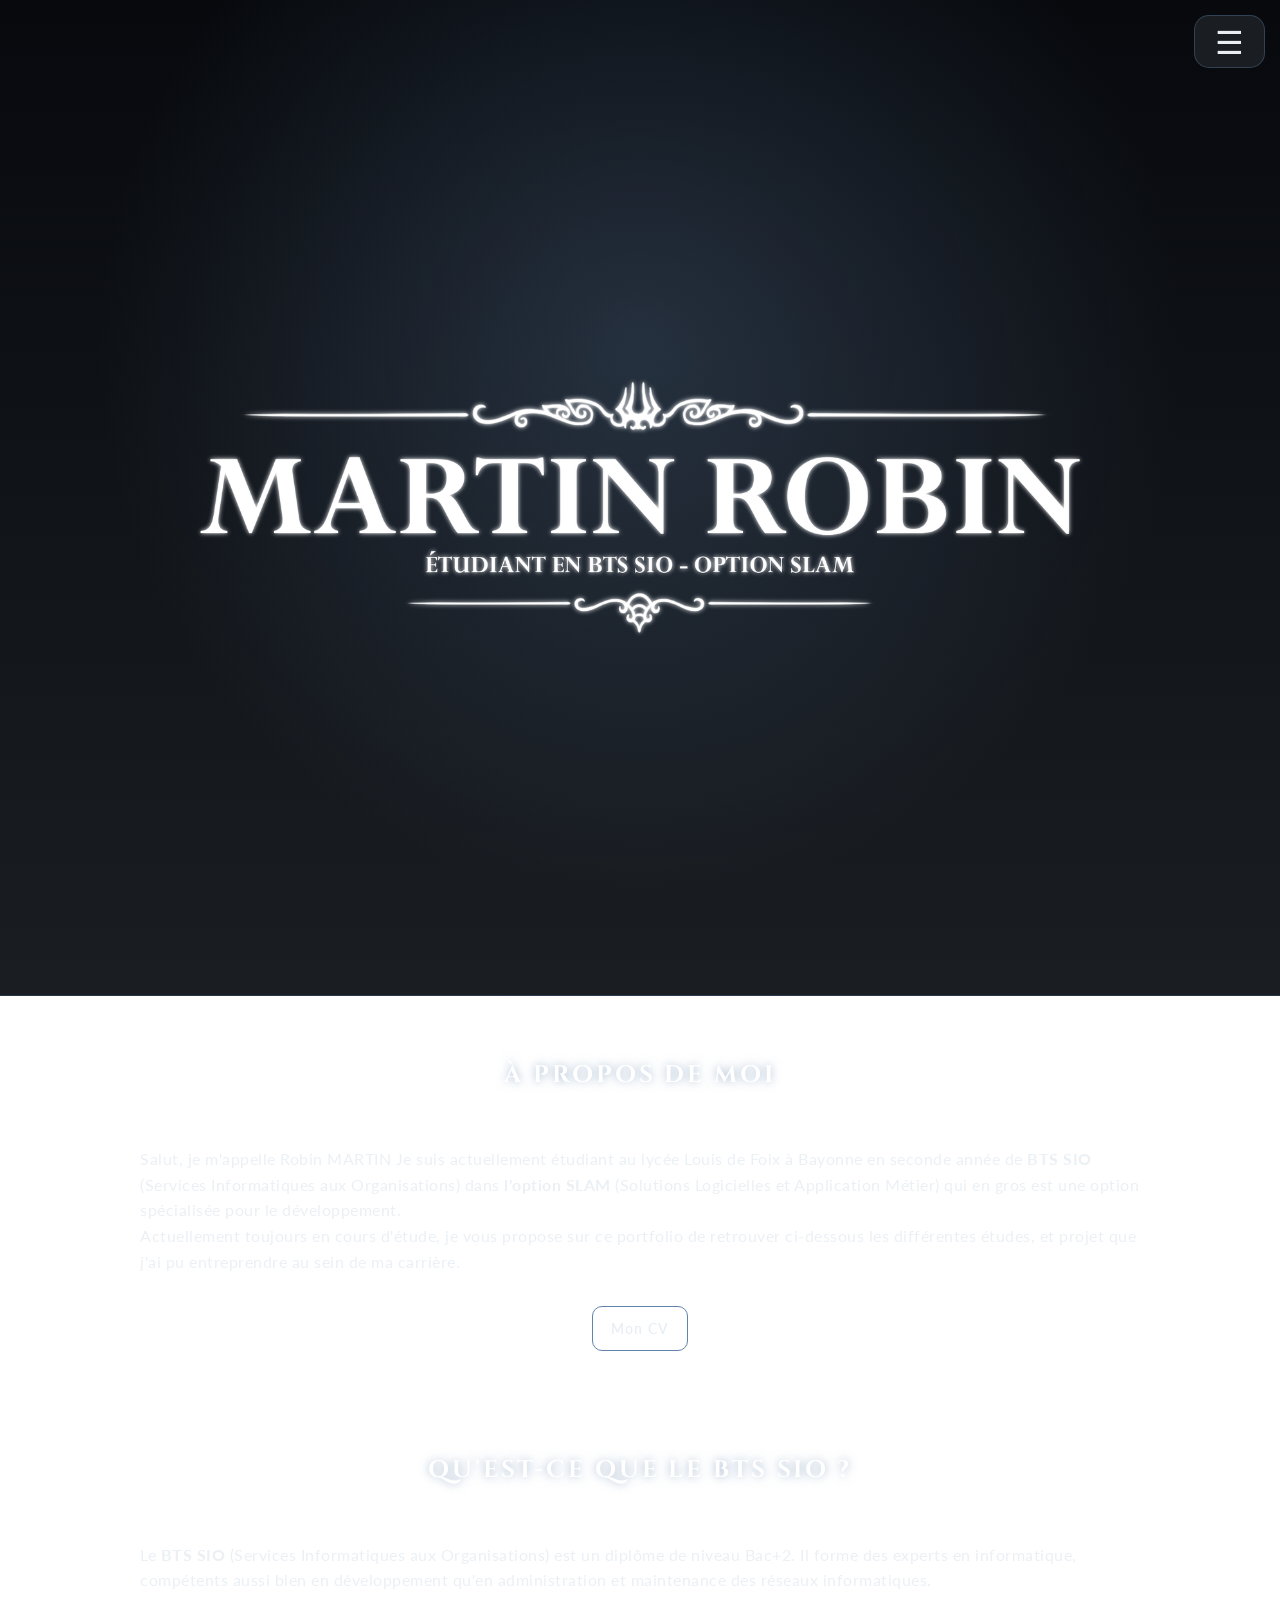
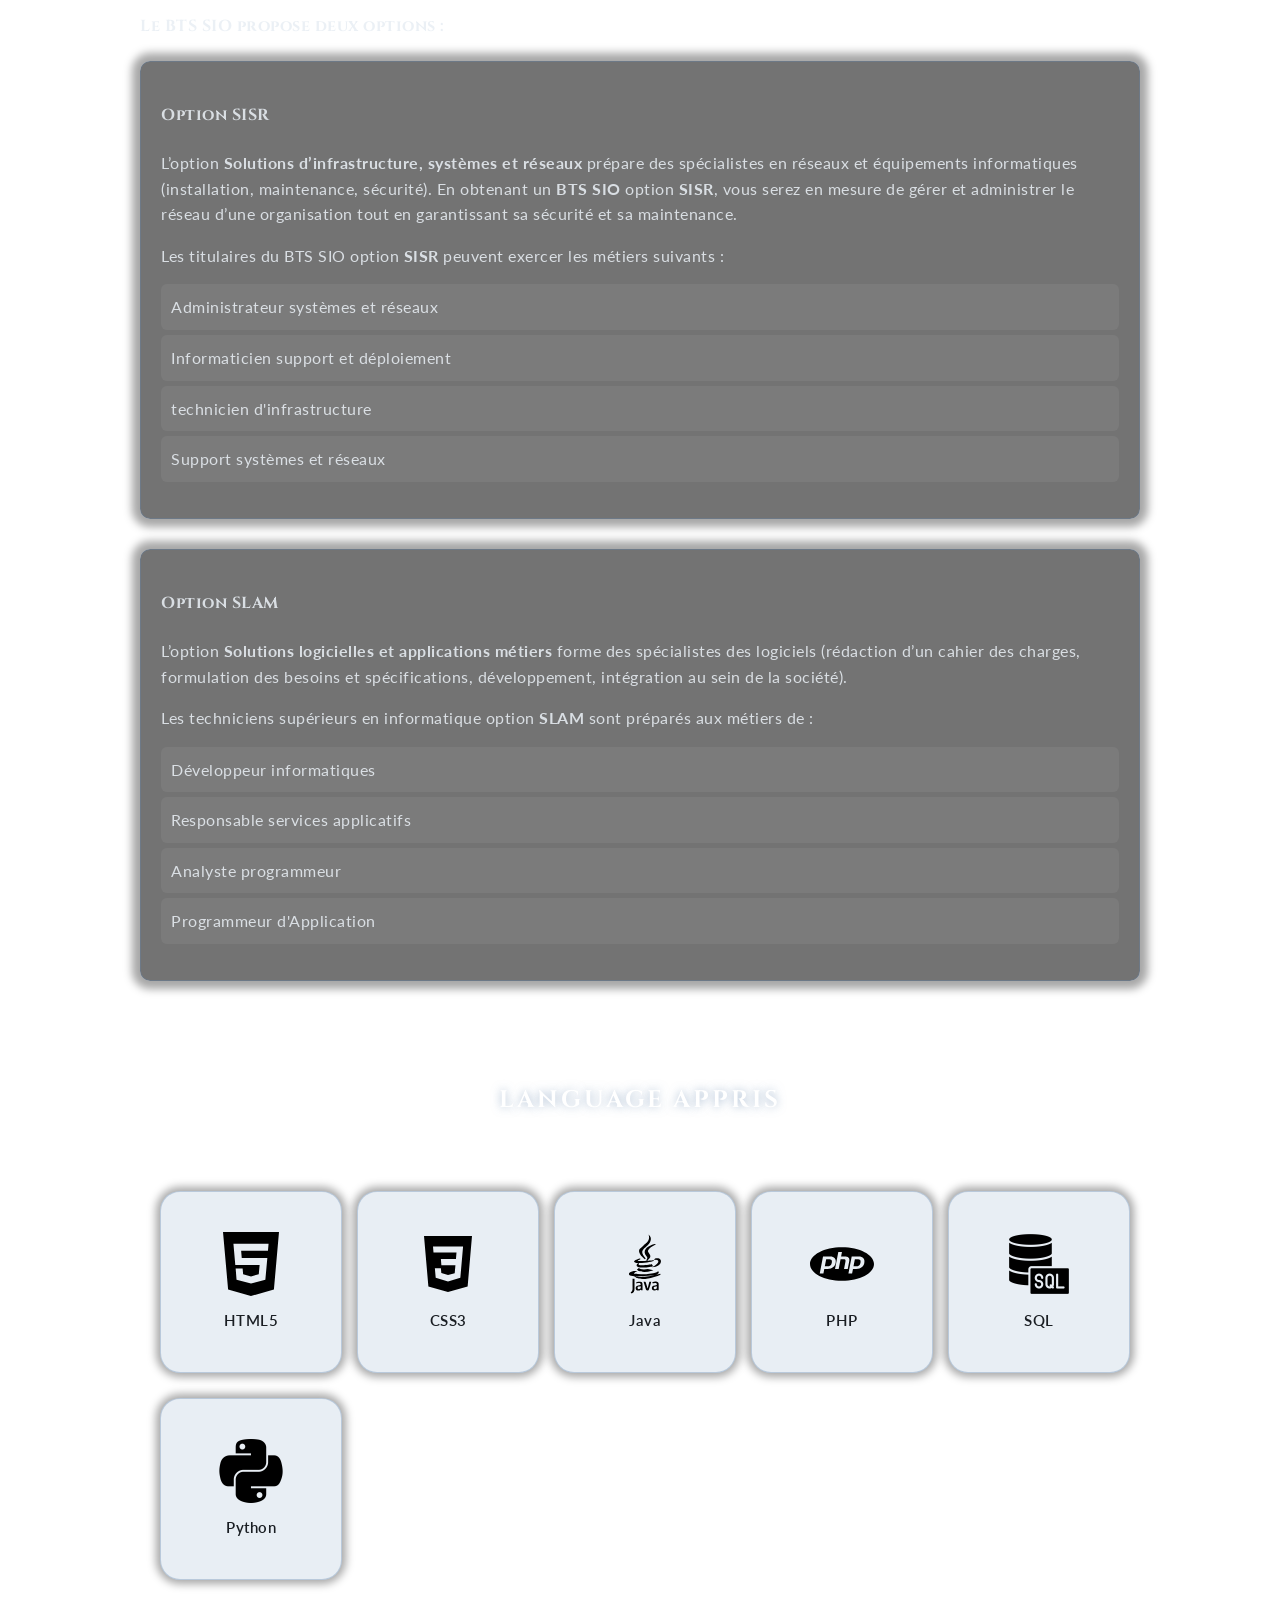
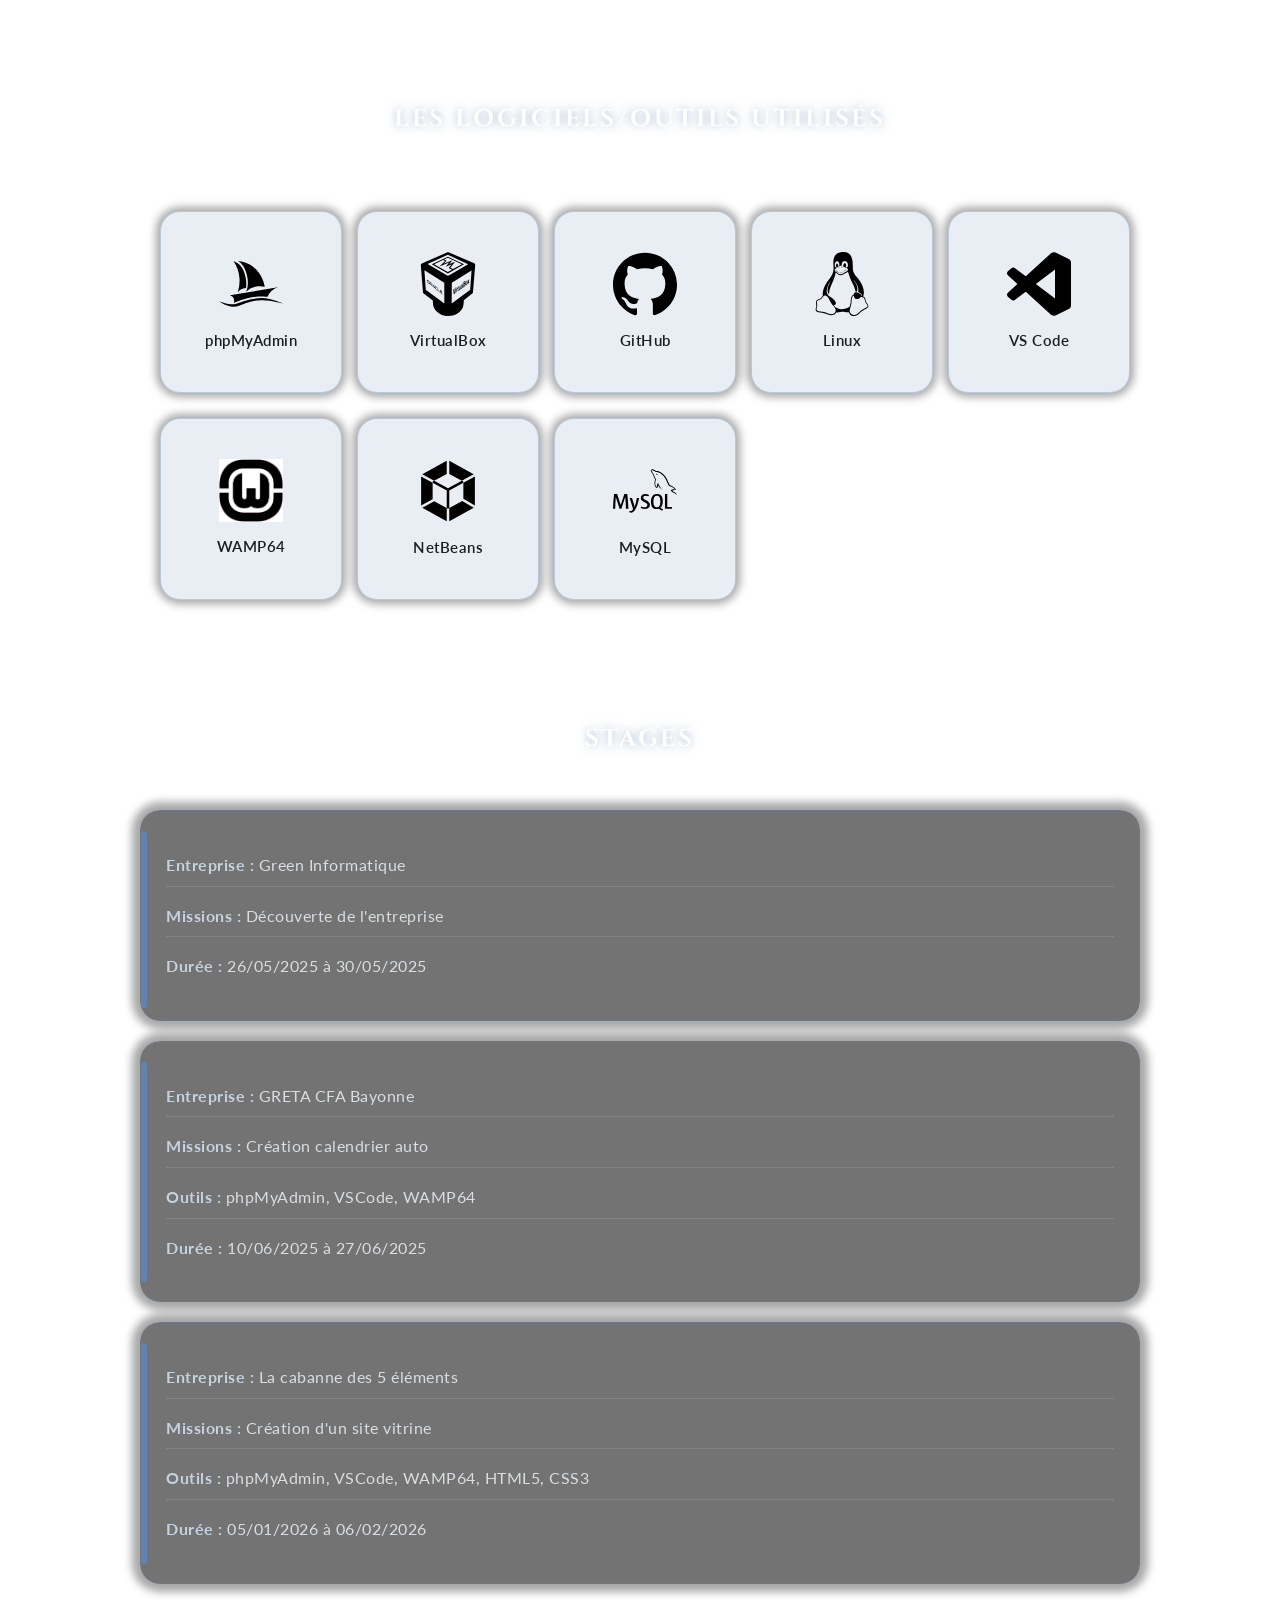
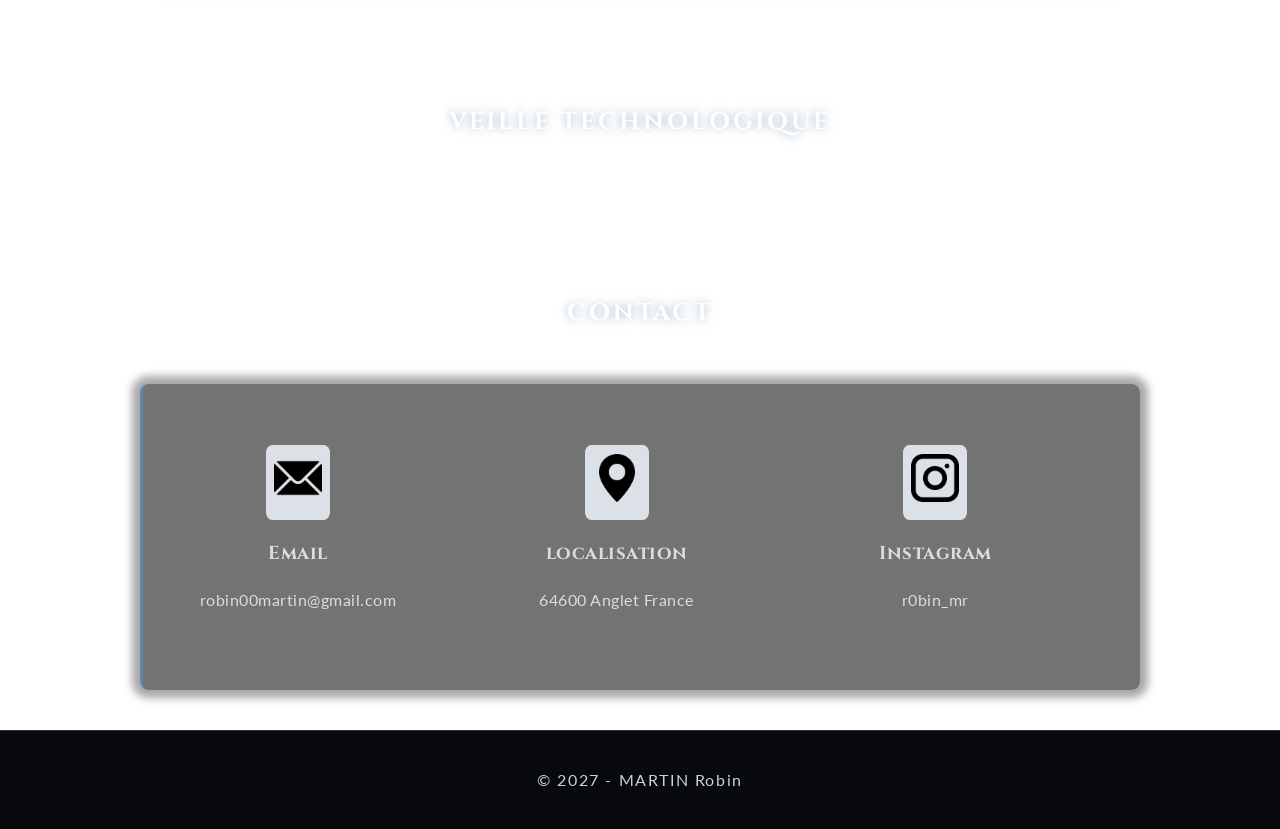
<file: index.html>
<!DOCTYPE html>
<html lang="fr">

<head>
  <meta charset="UTF-8">
  <meta name="viewport" content="width=device-width, initial-scale=1.0">
  <link rel="preconnect" href="https://fonts.googleapis.com">
  <link href="https://fonts.googleapis.com/css2?family=Cinzel:wght@500;700&family=Lato:wght@400;700&display=swap" rel="stylesheet">
  <title>Portfolio - MARTIN Robin</title>
  <link rel="icon" href="images/HK_image/Void_Heart.webp">
  <link rel="stylesheet" href="CSS/style.css">
  <script src="JS/side_menu.js"></script>
</head>

<body>
  <header id="home">
    <div class="burger" onclick="toggleMenu()">☰</div>
    <h1><img class="header-title" src="images/HK_image/header_titre-1400.png"
           srcset="images/HK_image/header_titre-800.png 800w, 
                   images/HK_image/header_titre-1400.png 1400w,
                   images/HK_image/header_titre.png 1937w"
           sizes="(max-width: 700px) 92vw, 900px"
           width="1937" height="582"
           alt="Robin Martin - Étudiant en BTS SIO - Option SLAM"></h1>
  </header>
  
  <aside class="sidebar" id="sidebar">
    <nav class="hk-toc">
      <div class="toctitle"><h2>Sommaire</h2></div>
      <ul class="nav-links">
        <li><a href="#home">Accueil</a></li>
        <li><a href="#about">À propos</a></li>
        <li><a href="#stage">Stage</a></li>
        <li><a href="#veille">Veille</a></li>
        <li><a href="#contact">Contact</a></li>
        <li><a href="epreuveE5.html">Compétences E5</a></li>
      </ul>
    </nav>
  </aside>
  
  <div class="scroll-indicator-chevron">
    <span></span>
    <span></span>
  </div>

  <section id="about">
    <h2>À propos de moi</h2>
    <p>Salut, je m'appelle Robin MARTIN
      Je suis actuellement étudiant au lycée Louis de Foix à Bayonne en seconde année de <B>BTS SIO</B> (Services Informatiques aux Organisations)
       dans <b>l'option SLAM</b> (Solutions Logicielles et Application Métier) qui en gros est une option spécialisée pour le développement.
    <br>
       Actuellement toujours en cours d'étude, 
       je vous propose sur ce portfolio de retrouver ci-dessous les différentes études, et projet que j'ai pu entreprendre au sein de ma carrière.
    </p>
    <div class="download-zone">
    	<a class="btn-download"   href="docs/Cv.pdf" target="_blank" download> Mon CV</a>
    </div>		
  </section>

  <section id="bts-sio">
      <h2>Qu'est-ce que le BTS SIO ?</h2>
      <p>Le <b>BTS SIO</b> (Services Informatiques aux Organisations) est un diplôme
          de niveau Bac+2. Il forme des experts en informatique, compétents aussi bien en
          développement qu'en administration et maintenance des réseaux informatiques.</p>
          <h4>Le BTS SIO propose deux options :</h4>

          <div class="options-container">
            <div class="option">
              <h4>Option <b>SISR</b></h4>
              <p>
                L’option <b>Solutions d’infrastructure, systèmes et réseaux</b> prépare des spécialistes en réseaux et équipements informatiques (installation, maintenance, sécurité). En obtenant un <b>BTS SIO</b> option <b>SISR</b>, vous serez en mesure de gérer et administrer le réseau d’une organisation tout en garantissant sa sécurité et sa maintenance.
              </p>
              <p>Les titulaires du BTS SIO option <b>SISR</b> peuvent exercer les métiers suivants :</p>
              <ul>
                <li>Administrateur systèmes et réseaux</li>
                <li>Informaticien support et déploiement</li>
                <li>technicien d'infrastructure</li>
                <li>Support systèmes et réseaux</li>
              </ul>
           </div>
          
            <div class="option">
              <h4>Option <b>SLAM</b></h4>
              <p>
                L’option <b>Solutions logicielles et applications métiers</b> forme des spécialistes des logiciels (rédaction d’un cahier des charges, formulation des besoins et spécifications, développement, intégration au sein de la société).
              </p>
              <p>Les techniciens supérieurs en informatique option <b>SLAM</b> sont préparés aux métiers de :</p>
              <ul>
                <li>Développeur informatiques</li>
                <li>Responsable services applicatifs</li>
                <li>Analyste programmeur</li>
                <li>Programmeur d'Application</li>
              </ul>
            </div>
          </div>
  </section>

  <section>
  <h2>LANGUAGE APPRIS</h2>
  <div class="skills-container">
    <div class="skill">
      <div class="skill-content">
        <img src="images/lang/html5.svg" alt="HTML5">
        <span>HTML5</span>
      </div>
      <div class="tooltip-content">Langage de structuration web</div>
    </div>

    <div class="skill">
      <div class="skill-content">
        <img src="images/lang/CSS3.svg" alt="CSS3">
        <span>CSS3</span>
      </div>
      <div class="tooltip-content">Feuilles de style pour le web</div>
    </div>

    <div class="skill">
      <div class="skill-content">
        <img src="images/lang/java.svg" alt="Java">
        <span>Java</span>
      </div>
      <div class="tooltip-content">Programmation orientée objet</div>
    </div>

    <div class="skill">
      <div class="skill-content">
        <img src="images/lang/php.svg" alt="PHP">
        <span>PHP</span>
      </div>
      <div class="tooltip-content">Langage serveur pour le web</div>
    </div>

    <div class="skill">
      <div class="skill-content">
        <img src="images/lang/sql.png" alt="MySQL">
        <span>SQL</span>
      </div>
      <div class="tooltip-content">Langage de manipulation des données</div>
    </div>

    <div class="skill">
      <div class="skill-content">
        <img src="images/lang/python.png" alt="Python">
        <span>Python</span>
      </div>
      <div class="tooltip-content">Langage de programmation polyvalent</div>
    </div>

  </div>
  </section>

  <section>
    <h2>les LOGICIELS/OUTILS UTILISÉS</h2>
    <div class="skills-container">
      <div class="skill">
        <div class="skill-content">
          <img src="images/tools/phpmyadmin.svg" alt="phpMyAdmin">
          <span>phpMyAdmin</span>
        </div>
        <div class="tooltip-content">Interface de gestion des bases de données</div>
      </div>

      <div class="skill">
        <div class="skill-content">
          <img src="images/tools/virtualbox_logo.svg" alt="Git">
          <span>VirtualBox</span>
        </div>
        <div class="tooltip-content">Système de création de machine virtuel</div>
      </div>

      <div class="skill">
        <div class="skill-content">
          <img src="images/tools/github.svg" alt="GitHub">
          <span>GitHub</span>
        </div>
        <div class="tooltip-content">Hébergement et versioning de code</div>
      </div>

      <div class="skill">
        <div class="skill-content">
          <img src="images/tools/linux.svg" alt="Linux">
          <span>Linux</span>
        </div>
        <div class="tooltip-content">Système d’exploitation open-source</div>
      </div>

      <div class="skill">
        <div class="skill-content">
          <img src="images/tools/vsCode.svg" alt="VS Code">
          <span>VS Code</span>
        </div>
        <div class="tooltip-content">Éditeur de code moderne</div>
      </div>

      <div class="skill">
        <div class="skill-content">
          <img src="images/tools/wamp64.png" alt="WAMP64">
          <span>WAMP64</span>
        </div>
        <div class="tooltip-content">Serveur local pour le développement web sous Windows (Apache, MySQL, PHP)</div>
      </div>
      
      <div class="skill">
        <div class="skill-content">
          <img src="images/tools/NetBeans.svg" alt="NetBeans">
          <span>NetBeans</span>
        </div>
        <div class="tooltip-content">Environnement de développement pour Java, PHP, HTML, etc.</div>
      </div>

      <div class="skill">
      <div class="skill-content">
        <img src="images/tools/mysql.svg" alt="MySQL">
        <span>MySQL</span>
      </div>
      <div class="tooltip-content">Base de données relationnelle</div>
    </div>

    </div>
  </section>

  <section id="stage">
    <h2>Stages</h2>
      <div class="project">
        <p><strong>Entreprise :</strong> Green Informatique</p>
        <p><strong>Missions :</strong> Découverte de l'entreprise </p>
        <p><strong>Durée :</strong> 26/05/2025 à 30/05/2025 </p>
      </div>

  
  <a href="epreuveE5.html#stage1">
    <div class="project">
      <p><strong>Entreprise :</strong> GRETA CFA Bayonne </p>
      <p><strong>Missions :</strong> Création calendrier auto </p>
      <p><strong>Outils :</strong> phpMyAdmin, VSCode, WAMP64 </p>
      <p><strong>Durée :</strong> 10/06/2025 à 27/06/2025 </p>
    </div>
  </a>
    
  <a href="epreuveE5.html#stage2">   
    <div class="project">
      <p><strong>Entreprise :</strong> La cabanne des 5 éléments </p>
      <p><strong>Missions :</strong> Création d'un site vitrine </p>
      <p><strong>Outils :</strong> phpMyAdmin, VSCode, WAMP64, HTML5, CSS3 </p>
      <p><strong>Durée :</strong> 05/01/2026 à 06/02/2026 </p>
    </div>
  </a>
  </section>
  
  <section id="veille">
  <h2>VEILLE TECHNOLOGIQUE</h2>

</section>

  <section id="contact">
    <h2>Contact</h2>
    <div class="info-section">
      <div class="info-box">
        <div class="icon"><img src="images/contact/email.png"></div>
        <h3>Email</h3>
        <p>robin00martin@gmail.com</p>
      </div>
      <div class="info-box">
        <div class="icon"><img src="images/contact/pin.png"></div>
        <h3>localisation</h3>
        <p>64600 Anglet France</p>
      </div>
      <div class="info-box">
      	<div class="icon"><img src="images/contact/insta.png"></div>
      	<h3>Instagram</h3>
      	<p>r0bin_mr</p>
      </div>
    </div>
  </section>

  <footer>
    <p>&copy; 2027 - MARTIN Robin</p>
  </footer>
</body>

</html>
</file>
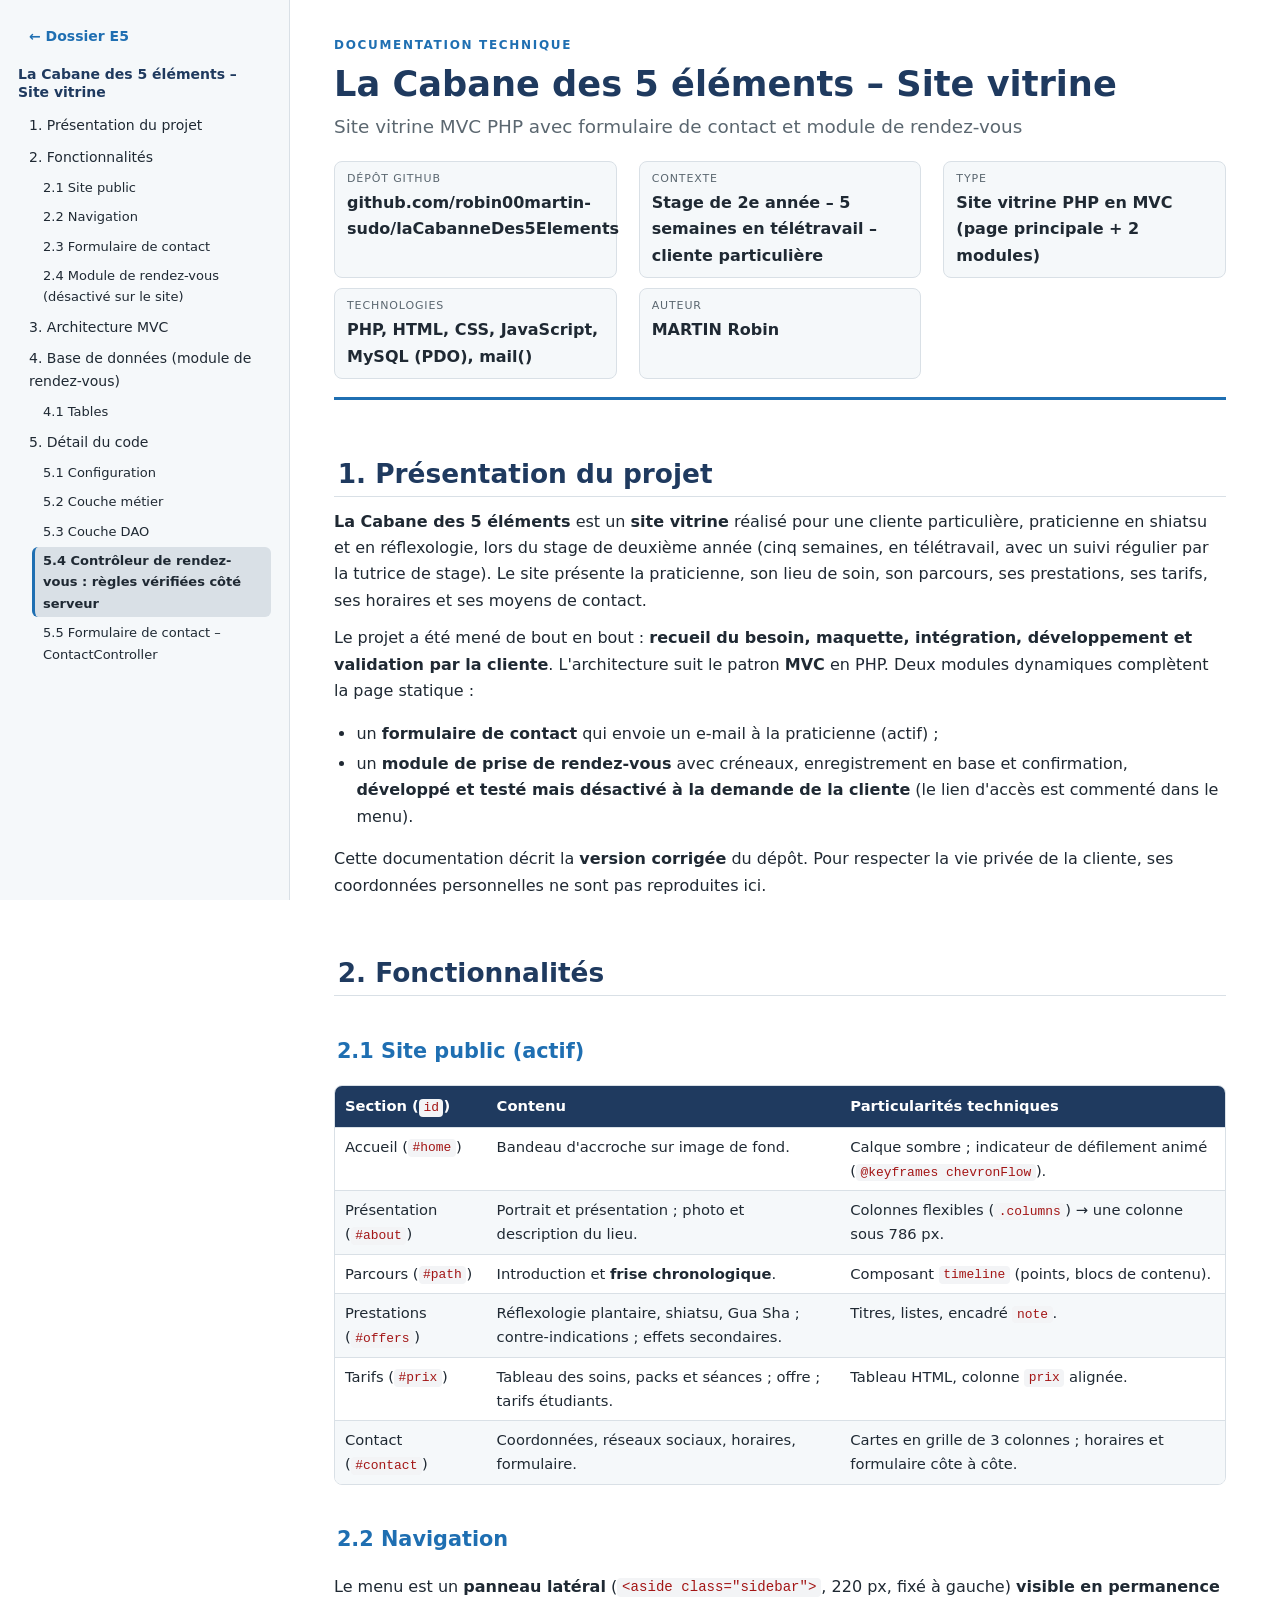
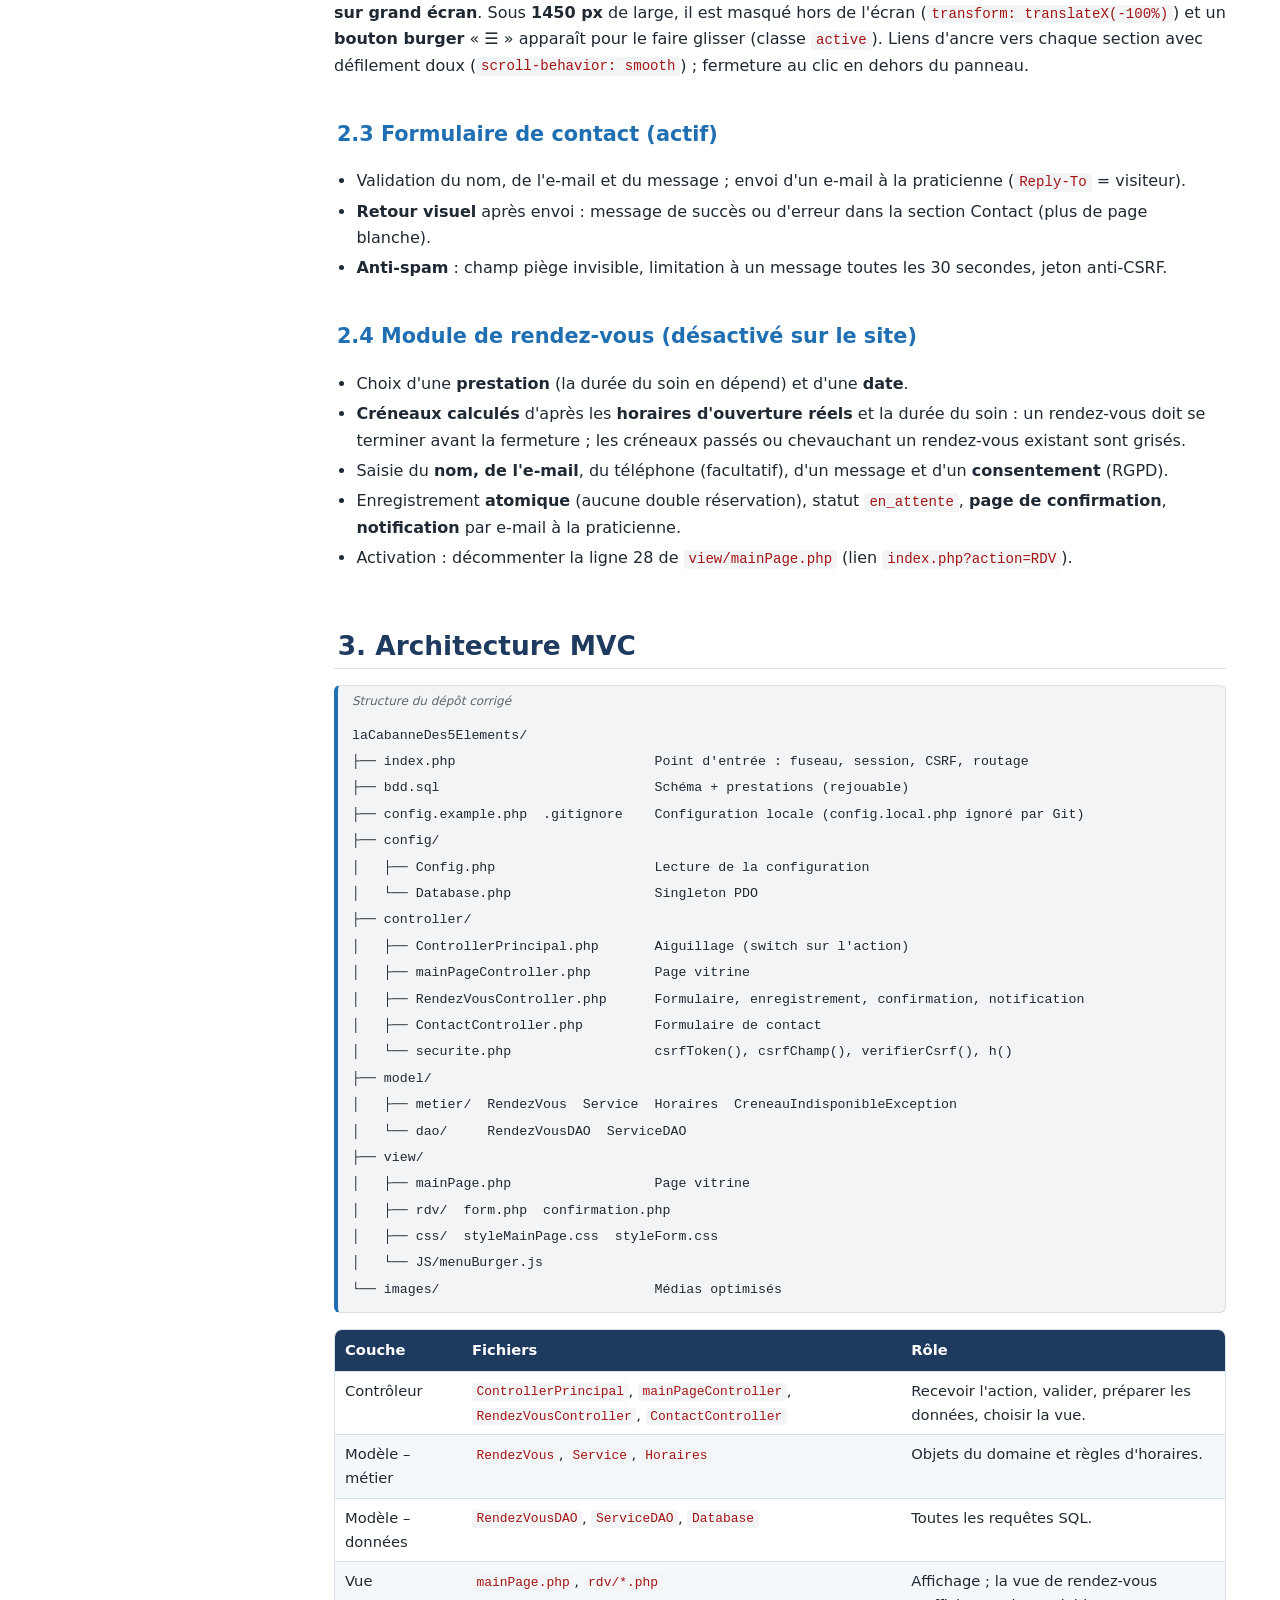
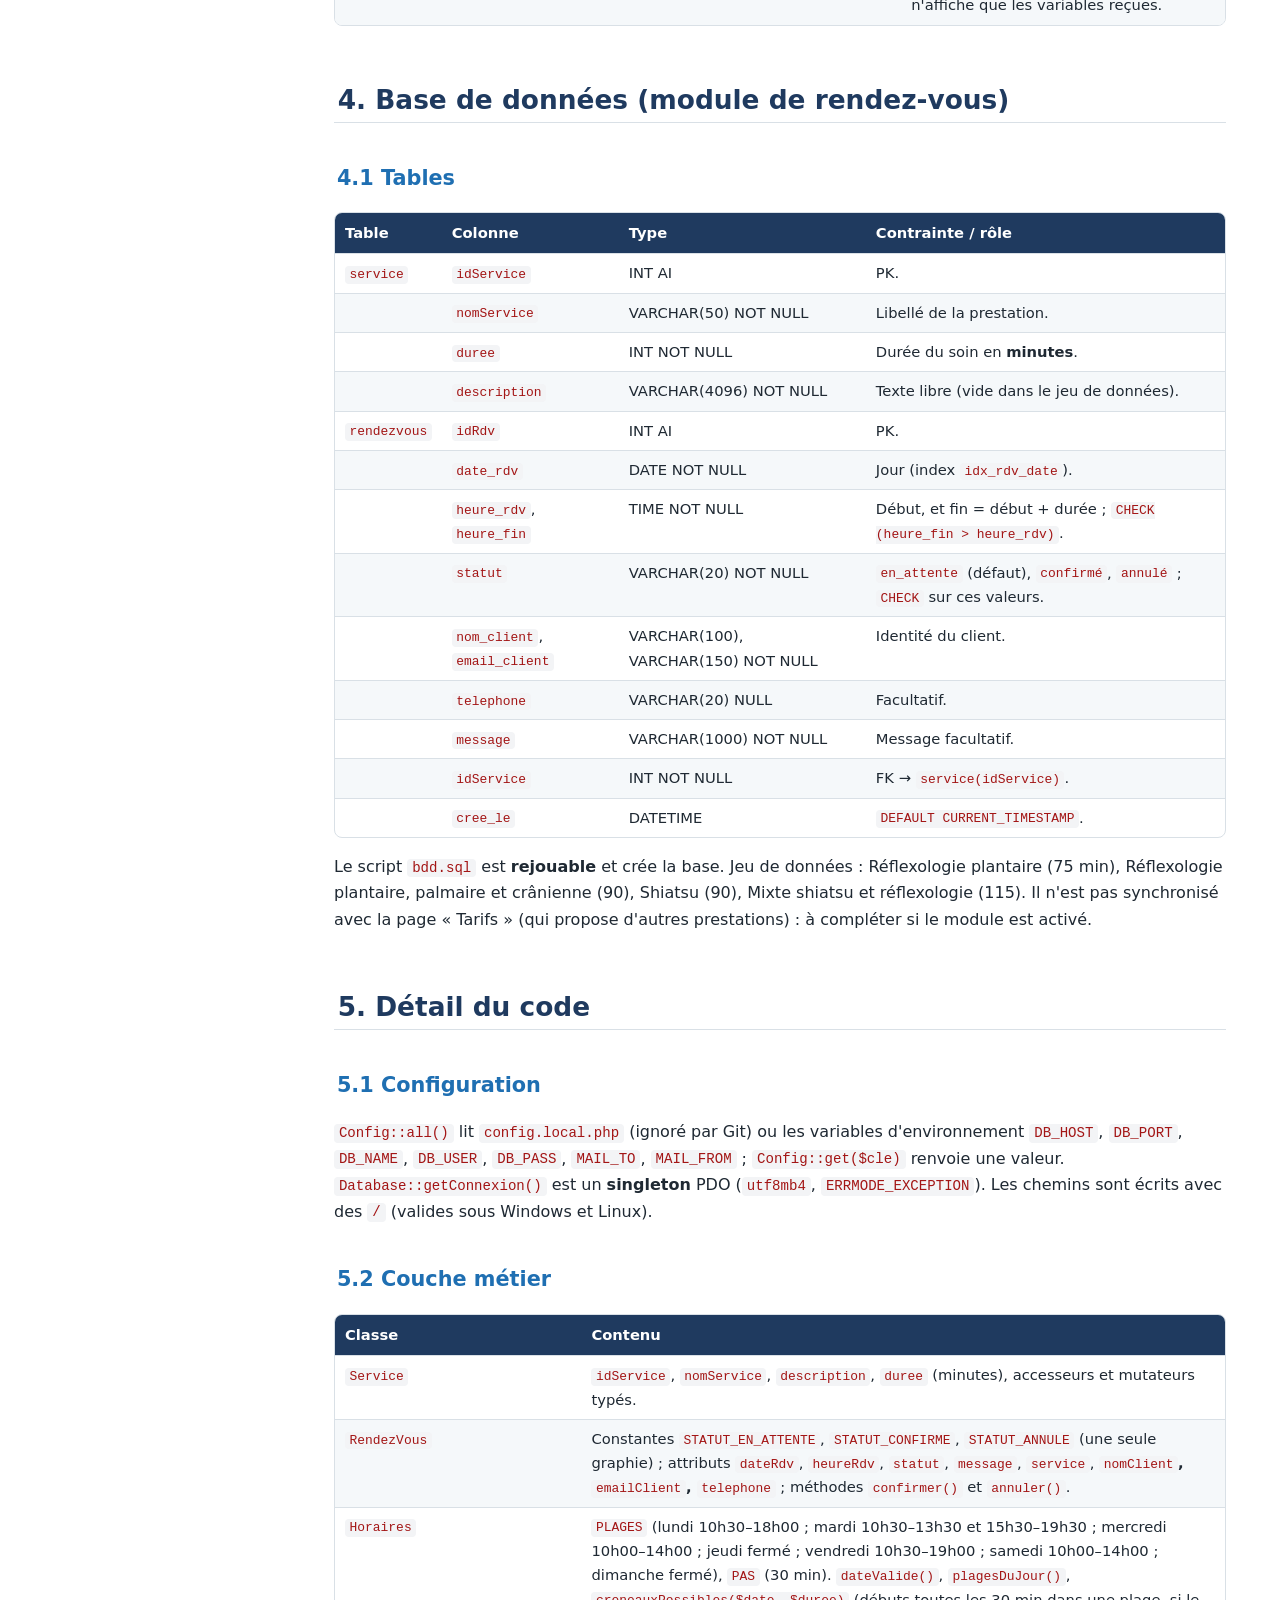
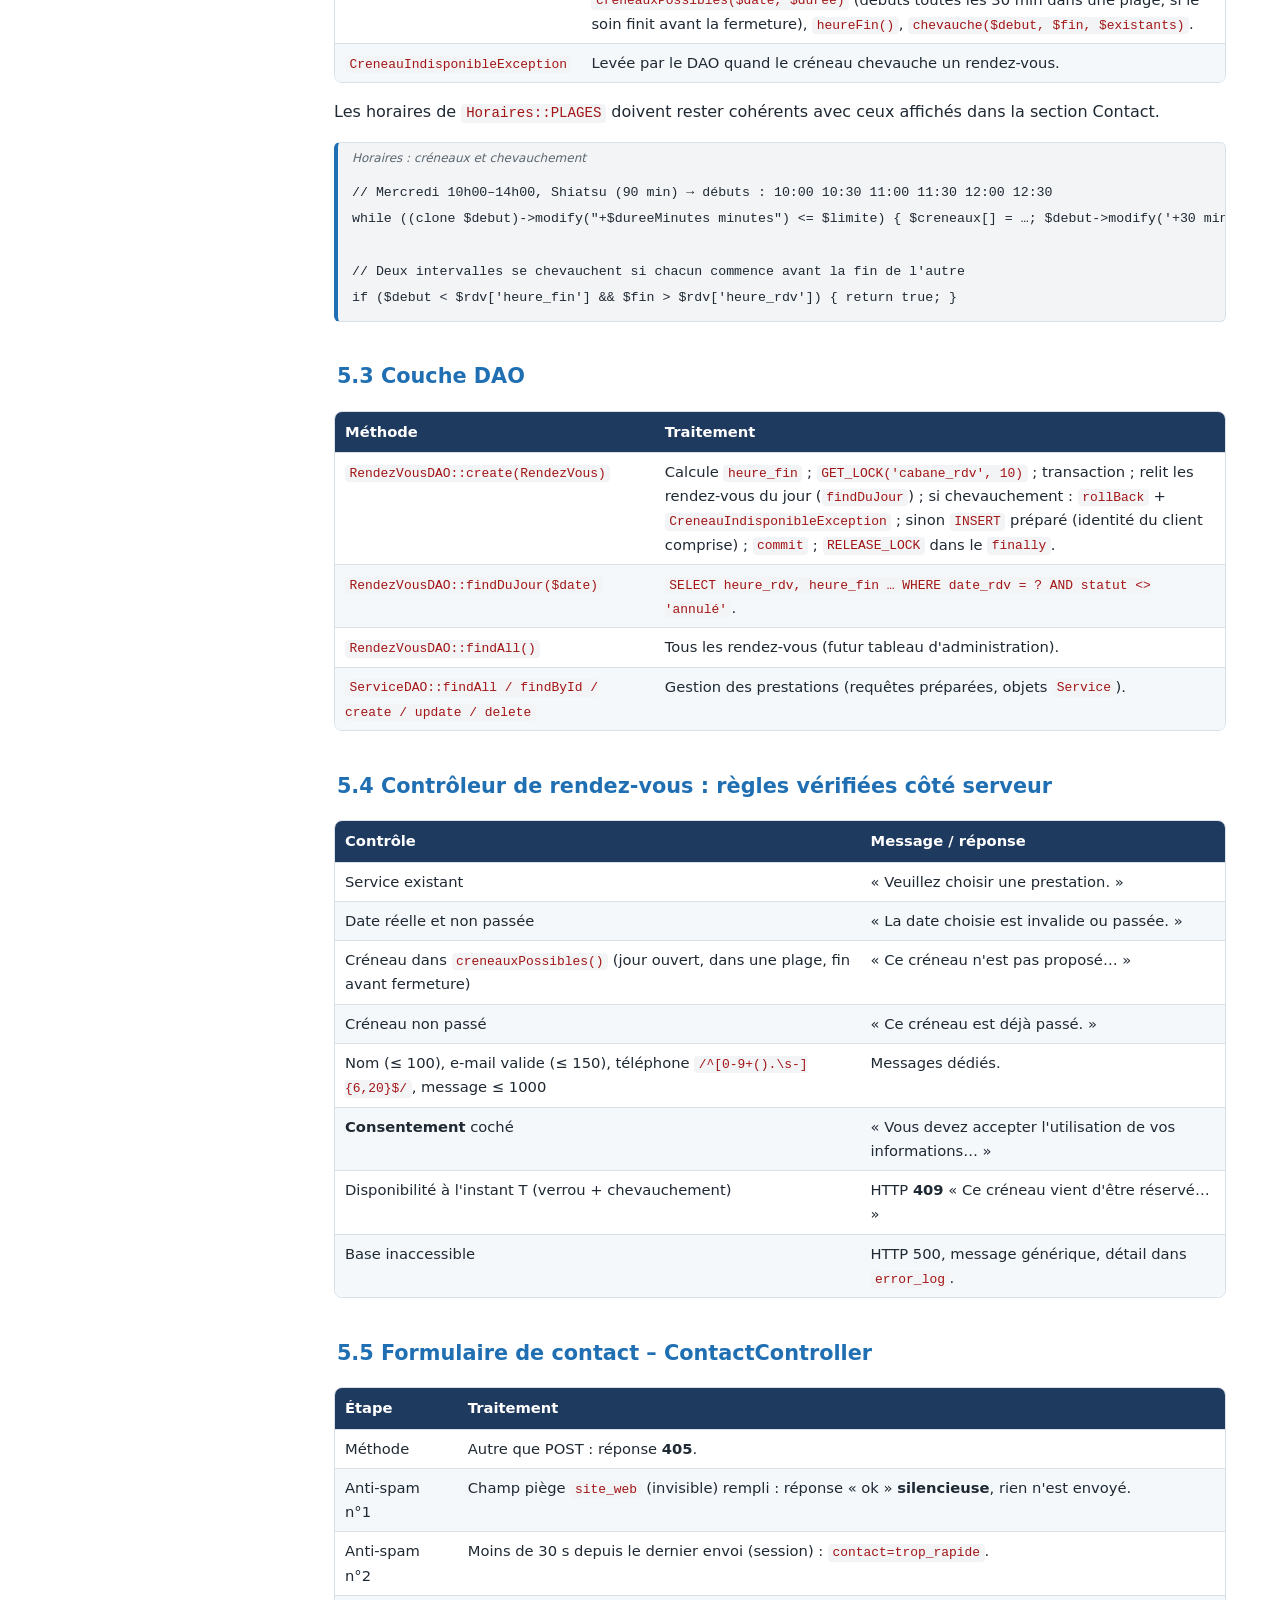
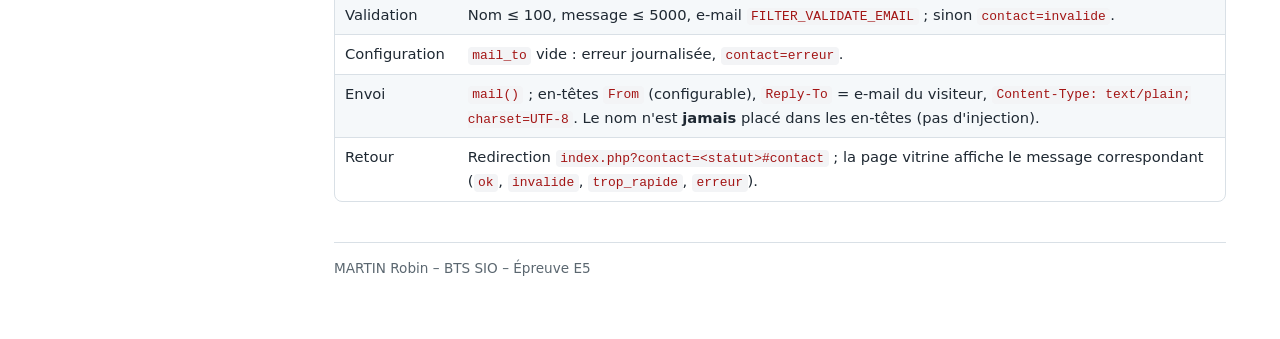
<file: docs/projets/doc_cabanne_5_elements.html>
<!DOCTYPE html>
<html lang="fr">
<head>
<meta charset="UTF-8">
<meta name="viewport" content="width=device-width, initial-scale=1">
<title>Documentation technique – La Cabane des 5 éléments – Site vitrine</title>
<style>:root{--bg:#fff;--fg:#1f2933;--muted:#5b6770;--line:#d9e0e6;--soft:#f5f8fa;--acc:#1f6fb2;--acc2:#1f3a5f;--code-bg:#f3f4f6;--code-fg:#a31515;
--info:#eaf3fb;--info-b:#2e75b6;--warn:#fff4e5;--warn-b:#d98200;--bad:#fdecec;--bad-b:#c0392b;--ok:#eaf6ec;--ok-b:#2e7d32;--toc-w:290px}
@media (prefers-color-scheme:dark){:root{--bg:#10151b;--fg:#e4e9ee;--muted:#9aa7b2;--line:#2a3541;--soft:#171e26;--acc:#6db3f2;--acc2:#9cc9f5;--code-bg:#0b0f14;--code-fg:#ffb4a8;
--info:#14263a;--warn:#33250f;--bad:#3a1a1a;--ok:#14301b}}
*{box-sizing:border-box}html{scroll-behavior:smooth;scroll-padding-top:20px}
body{margin:0;background:var(--bg);color:var(--fg);font:16px/1.65 system-ui,-apple-system,"Segoe UI",Roboto,sans-serif}
.toc{position:fixed;inset:0 auto 0 0;width:var(--toc-w);overflow:auto;padding:22px 18px;background:var(--soft);border-right:1px solid var(--line);font-size:14px}
.toc .back{display:inline-block;margin-bottom:14px;color:var(--acc);text-decoration:none;font-weight:600}
.toc-title{font-weight:700;color:var(--acc2);margin-bottom:10px;line-height:1.3}
.toc ol{list-style:none;margin:0;padding:0}.toc li{margin:2px 0}.toc li.l2{padding-left:14px;font-size:13px}
.toc a{display:block;padding:3px 8px;border-radius:6px;color:var(--fg);text-decoration:none;border-left:3px solid transparent}
.toc a:hover{background:var(--line)}.toc a.active{border-left-color:var(--acc);background:var(--line);font-weight:600}
.toc-toggle{display:none}
main{margin-left:var(--toc-w);max-width:980px;padding:36px 44px 60px}
.hero{border-bottom:3px solid var(--acc);padding-bottom:18px;margin-bottom:26px}
.kicker{margin:0;text-transform:uppercase;letter-spacing:.14em;font-size:12px;font-weight:700;color:var(--acc)}
h1{font-size:2.2rem;line-height:1.2;margin:.2em 0;color:var(--acc2)}.subtitle{color:var(--muted);font-size:1.15rem;margin:.2em 0 1em}
.meta{display:grid;grid-template-columns:repeat(auto-fit,minmax(230px,1fr));gap:10px 22px;margin:0}
.meta div{background:var(--soft);border:1px solid var(--line);border-radius:8px;padding:8px 12px}
.meta dt{font-size:11px;text-transform:uppercase;letter-spacing:.08em;color:var(--muted)}.meta dd{margin:2px 0 0;font-weight:600}
main > h1{font-size:1.65rem;margin-top:2.2em;padding-bottom:.25em;border-bottom:1px solid var(--line)}
h2{font-size:1.3rem;color:var(--acc);margin-top:1.8em}h3{font-size:1.08rem;color:var(--acc2);margin-top:1.4em}
.anchor{opacity:0;margin-left:-1.1em;padding-right:.4em;color:var(--muted);text-decoration:none;font-weight:400}
h1:hover .anchor,h2:hover .anchor,h3:hover .anchor{opacity:1}
p{margin:.7em 0}ul,ol{padding-left:1.4em}li{margin:.25em 0}
code{font:.88em ui-monospace,SFMono-Regular,Consolas,Menlo,monospace;background:var(--code-bg);color:var(--code-fg);padding:.1em .35em;border-radius:4px}
figure.code{margin:1em 0;border:1px solid var(--line);border-left:4px solid var(--acc);border-radius:6px;background:var(--code-bg);overflow:hidden}
figcaption{font-size:12px;font-style:italic;color:var(--muted);padding:6px 14px 0}
pre{margin:0;padding:10px 14px;overflow:auto}pre code{background:none;color:var(--fg);padding:0;font-size:.83rem;line-height:1.5;white-space:pre}
.tablewrap{overflow-x:auto;margin:1em 0;border:1px solid var(--line);border-radius:8px}
table{border-collapse:collapse;width:100%;font-size:.92rem}
th{background:var(--acc2);color:#fff;text-align:left;padding:8px 10px;white-space:nowrap}
@media (prefers-color-scheme:dark){th{background:#24456b}}
td{padding:7px 10px;border-top:1px solid var(--line);vertical-align:top}tbody tr:nth-child(even){background:var(--soft)}
.callout{margin:1.1em 0;padding:10px 16px;border-radius:8px;border:1px solid var(--line);border-left-width:5px}
.callout-title{font-weight:700;margin-bottom:2px}.callout p{margin:.4em 0}
.callout.info{background:var(--info);border-left-color:var(--info-b)}.callout.info .callout-title{color:var(--info-b)}
.callout.warn{background:var(--warn);border-left-color:var(--warn-b)}.callout.warn .callout-title{color:var(--warn-b)}
.callout.bad{background:var(--bad);border-left-color:var(--bad-b)}.callout.bad .callout-title{color:var(--bad-b)}
.callout.ok{background:var(--ok);border-left-color:var(--ok-b)}.callout.ok .callout-title{color:var(--ok-b)}
footer{margin-top:3em;padding-top:1em;border-top:1px solid var(--line);color:var(--muted);font-size:.85rem}
@media (max-width:900px){
 .toc{transform:translateX(-100%);transition:transform .25s;z-index:20;box-shadow:0 0 24px rgba(0,0,0,.3)}.toc.open{transform:none}
 .toc-toggle{display:block;position:fixed;top:10px;left:10px;z-index:30;background:var(--acc2);color:#fff;border:0;border-radius:8px;padding:8px 12px;font:600 14px system-ui}
 main{margin-left:0;padding:60px 16px 40px}h1{font-size:1.7rem}}
@media print{.toc,.toc-toggle{display:none}main{margin:0;max-width:none;padding:0}
 :root{--bg:#fff;--fg:#000;--soft:#fff;--code-bg:#f5f5f5;--code-fg:#900;--line:#bbb}
 th{background:#444!important;-webkit-print-color-adjust:exact;print-color-adjust:exact}
 h1,h2,h3{break-after:avoid}figure,table,.callout{break-inside:avoid}.anchor{display:none}a{color:inherit}}
</style>
</head>
<body>
<button class="toc-toggle" aria-label="Afficher le sommaire" aria-expanded="false">☰ Sommaire</button>
<nav class="toc" aria-label="Sommaire">
  <a class="back" href="../../epreuveE5.html">← Dossier E5</a>
  <div class="toc-title">La Cabane des 5 éléments – Site vitrine</div>
  <ol><li class="l1"><a href="#1-presentation-du-projet">1. Présentation du projet</a></li><li class="l1"><a href="#2-fonctionnalites">2. Fonctionnalités</a></li><li class="l2"><a href="#2-1-site-public-actif">2.1 Site public </a></li><li class="l2"><a href="#2-2-navigation">2.2 Navigation</a></li><li class="l2"><a href="#2-3-formulaire-de-contact-actif">2.3 Formulaire de contact</a></li><li class="l2"><a href="#2-4-module-de-rendez-vous-desactive-sur-le-site">2.4 Module de rendez-vous (désactivé sur le site)</a></li><li class="l1"><a href="#3-architecture-mvc">3. Architecture MVC</a></li><li class="l1"><a href="#4-base-de-donnees-module-de-rendez-vous">4. Base de données (module de rendez-vous)</a></li><li class="l2"><a href="#4-1-tables">4.1 Tables</a></li><li class="l1"><a href="#5-detail-du-code">5. Détail du code</a></li><li class="l2"><a href="#5-1-configuration">5.1 Configuration</a></li>
  <li class="l2"><a href="#5-2-couche-metier">5.2 Couche métier</a></li><li class="l2"><a href="#5-3-couche-dao">5.3 Couche DAO</a></li><li class="l2"><a href="#5-4-controleur-de-rendez-vous-regles-verifiees-cote-serveur">5.4 Contrôleur de rendez-vous : règles vérifiées côté serveur</a></li><li class="l2"><a href="#5-5-formulaire-de-contact-contactcontroller">5.5 Formulaire de contact – ContactController</a></li>
</nav>
<main>
  <header class="hero">
    <p class="kicker">Documentation technique</p>
    <h1>La Cabane des 5 éléments – Site vitrine</h1>
    <p class="subtitle">Site vitrine MVC PHP avec formulaire de contact et module de rendez-vous</p>
    <dl class="meta"><div><dt>Dépôt GitHub</dt><dd>github.com/robin00martin-sudo/laCabanneDes5Elements</dd></div><div><dt>Contexte</dt><dd>Stage de 2e année – 5 semaines en télétravail – cliente particulière</dd></div><div><dt>Type</dt><dd>Site vitrine PHP en MVC (page principale + 2 modules)</dd></div><div><dt>Technologies</dt><dd>PHP, HTML, CSS, JavaScript, MySQL (PDO), mail()</dd></div><div><dt>Auteur</dt><dd>MARTIN Robin</dd></div></dl>
  </header>
  <h1 id="1-presentation-du-projet"><a class="anchor" href="#1-presentation-du-projet">#</a>1. Présentation du projet</h1>
<p><strong>La Cabane des 5 éléments</strong> est un <strong>site vitrine</strong> réalisé pour une cliente particulière, praticienne en shiatsu et en réflexologie, lors du stage de deuxième année (cinq semaines, en télétravail, avec un suivi régulier par la tutrice de stage). Le site présente la praticienne, son lieu de soin, son parcours, ses prestations, ses tarifs, ses horaires et ses moyens de contact.</p>
<p>Le projet a été mené de bout en bout : <strong>recueil du besoin, maquette, intégration, développement et validation par la cliente</strong>. L'architecture suit le patron <strong>MVC</strong> en PHP. Deux modules dynamiques complètent la page statique :</p>
<ul><li>un <strong>formulaire de contact</strong> qui envoie un e-mail à la praticienne (actif) ;</li><li>un <strong>module de prise de rendez-vous</strong> avec créneaux, enregistrement en base et confirmation, <strong>développé et testé mais désactivé à la demande de la cliente</strong> (le lien d'accès est commenté dans le menu).</li></ul>
<p>Cette documentation décrit la <strong>version corrigée</strong> du dépôt. Pour respecter la vie privée de la cliente, ses coordonnées personnelles ne sont pas reproduites ici.</p>
<h1 id="2-fonctionnalites"><a class="anchor" href="#2-fonctionnalites">#</a>2. Fonctionnalités</h1>
<h2 id="2-1-site-public-actif"><a class="anchor" href="#2-1-site-public-actif">#</a>2.1 Site public (actif)</h2>
<div class="tablewrap"><table><thead><tr><th>Section (<code>id</code>)</th><th>Contenu</th><th>Particularités techniques</th></tr></thead><tbody><tr><td>Accueil (<code>#home</code>)</td><td>Bandeau d'accroche sur image de fond.</td><td>Calque sombre ; indicateur de défilement animé (<code>@keyframes chevronFlow</code>).</td></tr><tr><td>Présentation (<code>#about</code>)</td><td>Portrait et présentation ; photo et description du lieu.</td><td>Colonnes flexibles (<code>.columns</code>) → une colonne sous 786 px.</td></tr><tr><td>Parcours (<code>#path</code>)</td><td>Introduction et <strong>frise chronologique</strong>.</td><td>Composant <code>timeline</code> (points, blocs de contenu).</td></tr><tr><td>Prestations (<code>#offers</code>)</td><td>Réflexologie plantaire, shiatsu, Gua Sha ; contre-indications ; effets secondaires.</td><td>Titres, listes, encadré <code>note</code>.</td></tr><tr><td>Tarifs (<code>#prix</code>)</td><td>Tableau des soins, packs et séances ; offre ; tarifs étudiants.</td><td>Tableau HTML, colonne <code>prix</code> alignée.</td></tr><tr><td>Contact (<code>#contact</code>)</td><td>Coordonnées, réseaux sociaux, horaires, formulaire.</td><td>Cartes en grille de 3 colonnes ; horaires et formulaire côte à côte.</td></tr></tbody></table></div>
<h2 id="2-2-navigation"><a class="anchor" href="#2-2-navigation">#</a>2.2 Navigation</h2>
<p>Le menu est un <strong>panneau latéral</strong> (<code>&lt;aside class="sidebar"&gt;</code>, 220 px, fixé à gauche) <strong>visible en permanence sur grand écran</strong>. Sous <strong>1450 px</strong> de large, il est masqué hors de l'écran (<code>transform: translateX(-100%)</code>) et un <strong>bouton burger</strong> « ☰ » apparaît pour le faire glisser (classe <code>active</code>). Liens d'ancre vers chaque section avec défilement doux (<code>scroll-behavior: smooth</code>) ; fermeture au clic en dehors du panneau.</p>
<h2 id="2-3-formulaire-de-contact-actif"><a class="anchor" href="#2-3-formulaire-de-contact-actif">#</a>2.3 Formulaire de contact (actif)</h2>
<ul><li>Validation du nom, de l'e-mail et du message ; envoi d'un e-mail à la praticienne (<code>Reply-To</code> = visiteur).</li><li><strong>Retour visuel</strong> après envoi : message de succès ou d'erreur dans la section Contact (plus de page blanche).</li><li><strong>Anti-spam</strong> : champ piège invisible, limitation à un message toutes les 30 secondes, jeton anti-CSRF.</li></ul>
<h2 id="2-4-module-de-rendez-vous-desactive-sur-le-site"><a class="anchor" href="#2-4-module-de-rendez-vous-desactive-sur-le-site">#</a>2.4 Module de rendez-vous (désactivé sur le site)</h2>
<ul><li>Choix d'une <strong>prestation</strong> (la durée du soin en dépend) et d'une <strong>date</strong>.</li><li><strong>Créneaux calculés</strong> d'après les <strong>horaires d'ouverture réels</strong> et la durée du soin : un rendez-vous doit se terminer avant la fermeture ; les créneaux passés ou chevauchant un rendez-vous existant sont grisés.</li><li>Saisie du <strong>nom, de l'e-mail</strong>, du téléphone (facultatif), d'un message et d'un <strong>consentement</strong> (RGPD).</li><li>Enregistrement <strong>atomique</strong> (aucune double réservation), statut <code>en_attente</code>, <strong>page de confirmation</strong>, <strong>notification</strong> par e-mail à la praticienne.</li><li>Activation : décommenter la ligne 28 de <code>view/mainPage.php</code> (lien <code>index.php?action=RDV</code>).</li></ul>
<h1 id="3-architecture-mvc"><a class="anchor" href="#3-architecture-mvc">#</a>3. Architecture MVC</h1>
<figure class="code"><figcaption>Structure du dépôt corrigé</figcaption><pre><code>laCabanneDes5Elements/
├── index.php                         Point d'entrée : fuseau, session, CSRF, routage
├── bdd.sql                           Schéma + prestations (rejouable)
├── config.example.php  .gitignore    Configuration locale (config.local.php ignoré par Git)
├── config/
│   ├── Config.php                    Lecture de la configuration
│   └── Database.php                  Singleton PDO
├── controller/
│   ├── ControllerPrincipal.php       Aiguillage (switch sur l'action)
│   ├── mainPageController.php        Page vitrine
│   ├── RendezVousController.php      Formulaire, enregistrement, confirmation, notification
│   ├── ContactController.php         Formulaire de contact
│   └── securite.php                  csrfToken(), csrfChamp(), verifierCsrf(), h()
├── model/
│   ├── metier/  RendezVous  Service  Horaires  CreneauIndisponibleException
│   └── dao/     RendezVousDAO  ServiceDAO
├── view/
│   ├── mainPage.php                  Page vitrine
│   ├── rdv/  form.php  confirmation.php
│   ├── css/  styleMainPage.css  styleForm.css
│   └── JS/menuBurger.js
└── images/                           Médias optimisés</code></pre></figure>
<div class="tablewrap"><table><thead><tr><th>Couche</th><th>Fichiers</th><th>Rôle</th></tr></thead><tbody><tr><td>Contrôleur</td><td><code>ControllerPrincipal</code>, <code>mainPageController</code>, <code>RendezVousController</code>, <code>ContactController</code></td><td>Recevoir l'action, valider, préparer les données, choisir la vue.</td></tr><tr><td>Modèle – métier</td><td><code>RendezVous</code>, <code>Service</code>, <code>Horaires</code></td><td>Objets du domaine et règles d'horaires.</td></tr><tr><td>Modèle – données</td><td><code>RendezVousDAO</code>, <code>ServiceDAO</code>, <code>Database</code></td><td>Toutes les requêtes SQL.</td></tr><tr><td>Vue</td><td><code>mainPage.php</code>, <code>rdv/*.php</code></td><td>Affichage ; la vue de rendez-vous n'affiche que les variables reçues.</td></tr></tbody></table></div>
<h1 id="4-base-de-donnees-module-de-rendez-vous"><a class="anchor" href="#4-base-de-donnees-module-de-rendez-vous">#</a>4. Base de données (module de rendez-vous)</h1>
<h2 id="4-1-tables"><a class="anchor" href="#4-1-tables">#</a>4.1 Tables</h2>
<div class="tablewrap"><table><thead><tr><th>Table</th><th>Colonne</th><th>Type</th><th>Contrainte / rôle</th></tr></thead><tbody><tr><td><code>service</code></td><td><code>idService</code></td><td>INT AI</td><td>PK.</td></tr><tr><td></td><td><code>nomService</code></td><td>VARCHAR(50) NOT NULL</td><td>Libellé de la prestation.</td></tr><tr><td></td><td><code>duree</code></td><td>INT NOT NULL</td><td>Durée du soin en <strong>minutes</strong>.</td></tr><tr><td></td><td><code>description</code></td><td>VARCHAR(4096) NOT NULL</td><td>Texte libre (vide dans le jeu de données).</td></tr><tr><td><code>rendezvous</code></td><td><code>idRdv</code></td><td>INT AI</td><td>PK.</td></tr><tr><td></td><td><code>date_rdv</code></td><td>DATE NOT NULL</td><td>Jour (index <code>idx_rdv_date</code>).</td></tr><tr><td></td><td><code>heure_rdv</code>, <code>heure_fin</code></td><td>TIME NOT NULL</td><td>Début, et fin = début + durée ; <code>CHECK (heure_fin &gt; heure_rdv)</code>.</td></tr><tr><td></td><td><code>statut</code></td><td>VARCHAR(20) NOT NULL</td><td><code>en_attente</code> (défaut), <code>confirmé</code>, <code>annulé</code> ; <code>CHECK</code> sur ces valeurs.</td></tr><tr><td></td><td><code>nom_client</code>, <code>email_client</code></td><td>VARCHAR(100), VARCHAR(150) NOT NULL</td><td>Identité du client.</td></tr><tr><td></td><td><code>telephone</code></td><td>VARCHAR(20) NULL</td><td>Facultatif.</td></tr><tr><td></td><td><code>message</code></td><td>VARCHAR(1000) NOT NULL</td><td>Message facultatif.</td></tr><tr><td></td><td><code>idService</code></td><td>INT NOT NULL</td><td>FK → <code>service(idService)</code>.</td></tr><tr><td></td><td><code>cree_le</code></td><td>DATETIME</td><td><code>DEFAULT CURRENT_TIMESTAMP</code>.</td></tr></tbody></table></div>
<p>Le script <code>bdd.sql</code> est <strong>rejouable</strong> et crée la base. Jeu de données : Réflexologie plantaire (75 min), Réflexologie plantaire, palmaire et crânienne (90), Shiatsu (90), Mixte shiatsu et réflexologie (115). Il n'est pas synchronisé avec la page « Tarifs » (qui propose d'autres prestations) : à compléter si le module est activé.</p>
<h1 id="5-detail-du-code"><a class="anchor" href="#5-detail-du-code">#</a>5. Détail du code</h1>
<h2 id="5-1-configuration"><a class="anchor" href="#5-1-configuration">#</a>5.1 Configuration</h2>
<p><code>Config::all()</code> lit <code>config.local.php</code> (ignoré par Git) ou les variables d'environnement <code>DB_HOST</code>, <code>DB_PORT</code>, <code>DB_NAME</code>, <code>DB_USER</code>, <code>DB_PASS</code>, <code>MAIL_TO</code>, <code>MAIL_FROM</code> ; <code>Config::get($cle)</code> renvoie une valeur. <code>Database::getConnexion()</code> est un <strong>singleton</strong> PDO (<code>utf8mb4</code>, <code>ERRMODE_EXCEPTION</code>). Les chemins sont écrits avec des <strong><code>/</code></strong> (valides sous Windows et Linux).</p>

<h2 id="5-2-couche-metier"><a class="anchor" href="#5-2-couche-metier">#</a>5.2 Couche métier</h2>
<div class="tablewrap"><table><thead><tr><th>Classe</th><th>Contenu</th></tr></thead><tbody><tr><td><code>Service</code></td><td><code>idService</code>, <code>nomService</code>, <code>description</code>, <code>duree</code> (minutes), accesseurs et mutateurs typés.</td></tr><tr><td><code>RendezVous</code></td><td>Constantes <strong><code>STATUT_EN_ATTENTE</code></strong>, <code>STATUT_CONFIRME</code>, <code>STATUT_ANNULE</code> (une seule graphie) ; attributs <code>dateRdv</code>, <code>heureRdv</code>, <code>statut</code>, <code>message</code>, <code>service</code>, <strong><code>nomClient</code>, <code>emailClient</code>, <code>telephone</code></strong> ; méthodes <code>confirmer()</code> et <code>annuler()</code>.</td></tr><tr><td><code>Horaires</code></td><td><code>PLAGES</code> (lundi 10h30–18h00 ; mardi 10h30–13h30 et 15h30–19h30 ; mercredi 10h00–14h00 ; jeudi fermé ; vendredi 10h30–19h00 ; samedi 10h00–14h00 ; dimanche fermé), <code>PAS</code> (30 min). <code>dateValide()</code>, <code>plagesDuJour()</code>, <strong><code>creneauxPossibles($date, $duree)</code></strong> (débuts toutes les 30 min dans une plage, si le soin finit avant la fermeture), <code>heureFin()</code>, <strong><code>chevauche($debut, $fin, $existants)</code></strong>.</td></tr><tr><td><code>CreneauIndisponibleException</code></td><td>Levée par le DAO quand le créneau chevauche un rendez-vous.</td></tr></tbody></table></div>
<p>Les horaires de <code>Horaires::PLAGES</code> doivent rester cohérents avec ceux affichés dans la section Contact.</p>
<figure class="code"><figcaption>Horaires : créneaux et chevauchement</figcaption><pre><code>// Mercredi 10h00–14h00, Shiatsu (90 min) → débuts : 10:00 10:30 11:00 11:30 12:00 12:30
while ((clone $debut)-&gt;modify("+$dureeMinutes minutes") &lt;= $limite) { $creneaux[] = …; $debut-&gt;modify('+30 minutes'); }

// Deux intervalles se chevauchent si chacun commence avant la fin de l'autre
if ($debut &lt; $rdv['heure_fin'] &amp;&amp; $fin &gt; $rdv['heure_rdv']) { return true; }</code></pre></figure>

<h2 id="5-3-couche-dao"><a class="anchor" href="#5-3-couche-dao">#</a>5.3 Couche DAO</h2>
<div class="tablewrap"><table><thead><tr><th>Méthode</th><th>Traitement</th></tr></thead><tbody><tr><td><code>RendezVousDAO::create(RendezVous)</code></td><td>Calcule <code>heure_fin</code> ; <code>GET_LOCK('cabane_rdv', 10)</code> ; transaction ; relit les rendez-vous du jour (<code>findDuJour</code>) ; si chevauchement : <code>rollBack</code> + <code>CreneauIndisponibleException</code> ; sinon <code>INSERT</code> préparé (identité du client comprise) ; <code>commit</code> ; <code>RELEASE_LOCK</code> dans le <code>finally</code>.</td></tr><tr><td><code>RendezVousDAO::findDuJour($date)</code></td><td><code>SELECT heure_rdv, heure_fin … WHERE date_rdv = ? AND statut &lt;&gt; 'annulé'</code>.</td></tr><tr><td><code>RendezVousDAO::findAll()</code></td><td>Tous les rendez-vous (futur tableau d'administration).</td></tr><tr><td><code>ServiceDAO::findAll / findById / create / update / delete</code></td><td>Gestion des prestations (requêtes préparées, objets <code>Service</code>).</td></tr></tbody></table></div>

<h2 id="5-4-controleur-de-rendez-vous-regles-verifiees-cote-serveur"><a class="anchor" href="#5-4-controleur-de-rendez-vous-regles-verifiees-cote-serveur">#</a>5.4 Contrôleur de rendez-vous : règles vérifiées côté serveur</h2>
<div class="tablewrap"><table><thead><tr><th>Contrôle</th><th>Message / réponse</th></tr></thead><tbody><tr><td>Service existant</td><td>« Veuillez choisir une prestation. »</td></tr><tr><td>Date réelle et non passée</td><td>« La date choisie est invalide ou passée. »</td></tr><tr><td>Créneau dans <code>creneauxPossibles()</code> (jour ouvert, dans une plage, fin avant fermeture)</td><td>« Ce créneau n'est pas proposé… »</td></tr><tr><td>Créneau non passé</td><td>« Ce créneau est déjà passé. »</td></tr><tr><td>Nom (≤ 100), e-mail valide (≤ 150), téléphone <code>/^[0-9+().\s-]{6,20}$/</code>, message ≤ 1000</td><td>Messages dédiés.</td></tr><tr><td><strong>Consentement</strong> coché</td><td>« Vous devez accepter l'utilisation de vos informations… »</td></tr><tr><td>Disponibilité à l'instant T (verrou + chevauchement)</td><td>HTTP <strong>409</strong> « Ce créneau vient d'être réservé… »</td></tr><tr><td>Base inaccessible</td><td>HTTP 500, message générique, détail dans <code>error_log</code>.</td></tr></tbody></table></div>

<h2 id="5-5-formulaire-de-contact-contactcontroller"><a class="anchor" href="#5-5-formulaire-de-contact-contactcontroller">#</a>5.5 Formulaire de contact – ContactController</h2>
<div class="tablewrap"><table><thead><tr><th>Étape</th><th>Traitement</th></tr></thead><tbody><tr><td>Méthode</td><td>Autre que POST : réponse <strong>405</strong>.</td></tr><tr><td>Anti-spam n°1</td><td>Champ piège <code>site_web</code> (invisible) rempli : réponse « ok » <strong>silencieuse</strong>, rien n'est envoyé.</td></tr><tr><td>Anti-spam n°2</td><td>Moins de 30 s depuis le dernier envoi (session) : <code>contact=trop_rapide</code>.</td></tr><tr><td>Validation</td><td>Nom ≤ 100, message ≤ 5000, e-mail <code>FILTER_VALIDATE_EMAIL</code> ; sinon <code>contact=invalide</code>.</td></tr><tr><td>Configuration</td><td><code>mail_to</code> vide : erreur journalisée, <code>contact=erreur</code>.</td></tr><tr><td>Envoi</td><td><code>mail()</code> ; en-têtes <code>From</code> (configurable), <code>Reply-To</code> = e-mail du visiteur, <code>Content-Type: text/plain; charset=UTF-8</code>. Le nom n'est <strong>jamais</strong> placé dans les en-têtes (pas d'injection).</td></tr><tr><td>Retour</td><td>Redirection <code>index.php?contact=&lt;statut&gt;#contact</code> ; la page vitrine affiche le message correspondant (<code>ok</code>, <code>invalide</code>, <code>trop_rapide</code>, <code>erreur</code>).</td></tr></tbody></table></div>

<footer>MARTIN Robin – BTS SIO – Épreuve E5</footer>
</main>
<script>(function(){
var toc=document.querySelector('.toc'),btn=document.querySelector('.toc-toggle');
btn.addEventListener('click',function(){var o=toc.classList.toggle('open');btn.setAttribute('aria-expanded',o)});
toc.addEventListener('click',function(e){if(e.target.tagName==='A')toc.classList.remove('open')});
var links=[].slice.call(toc.querySelectorAll('a[href^="#"]')),map={};
links.forEach(function(a){map[a.getAttribute('href').slice(1)]=a});
if('IntersectionObserver' in window){
 var io=new IntersectionObserver(function(es){es.forEach(function(e){if(e.isIntersecting){links.forEach(function(a){a.classList.remove('active')});
  var a=map[e.target.id];if(a){a.classList.add('active');a.scrollIntoView({block:'nearest'})}}})},{rootMargin:'0px 0px -75% 0px'});
 document.querySelectorAll('main h1[id],main h2[id]').forEach(function(h){if(map[h.id])io.observe(h)});
}})();
</script>
</body>
</html>
</file>
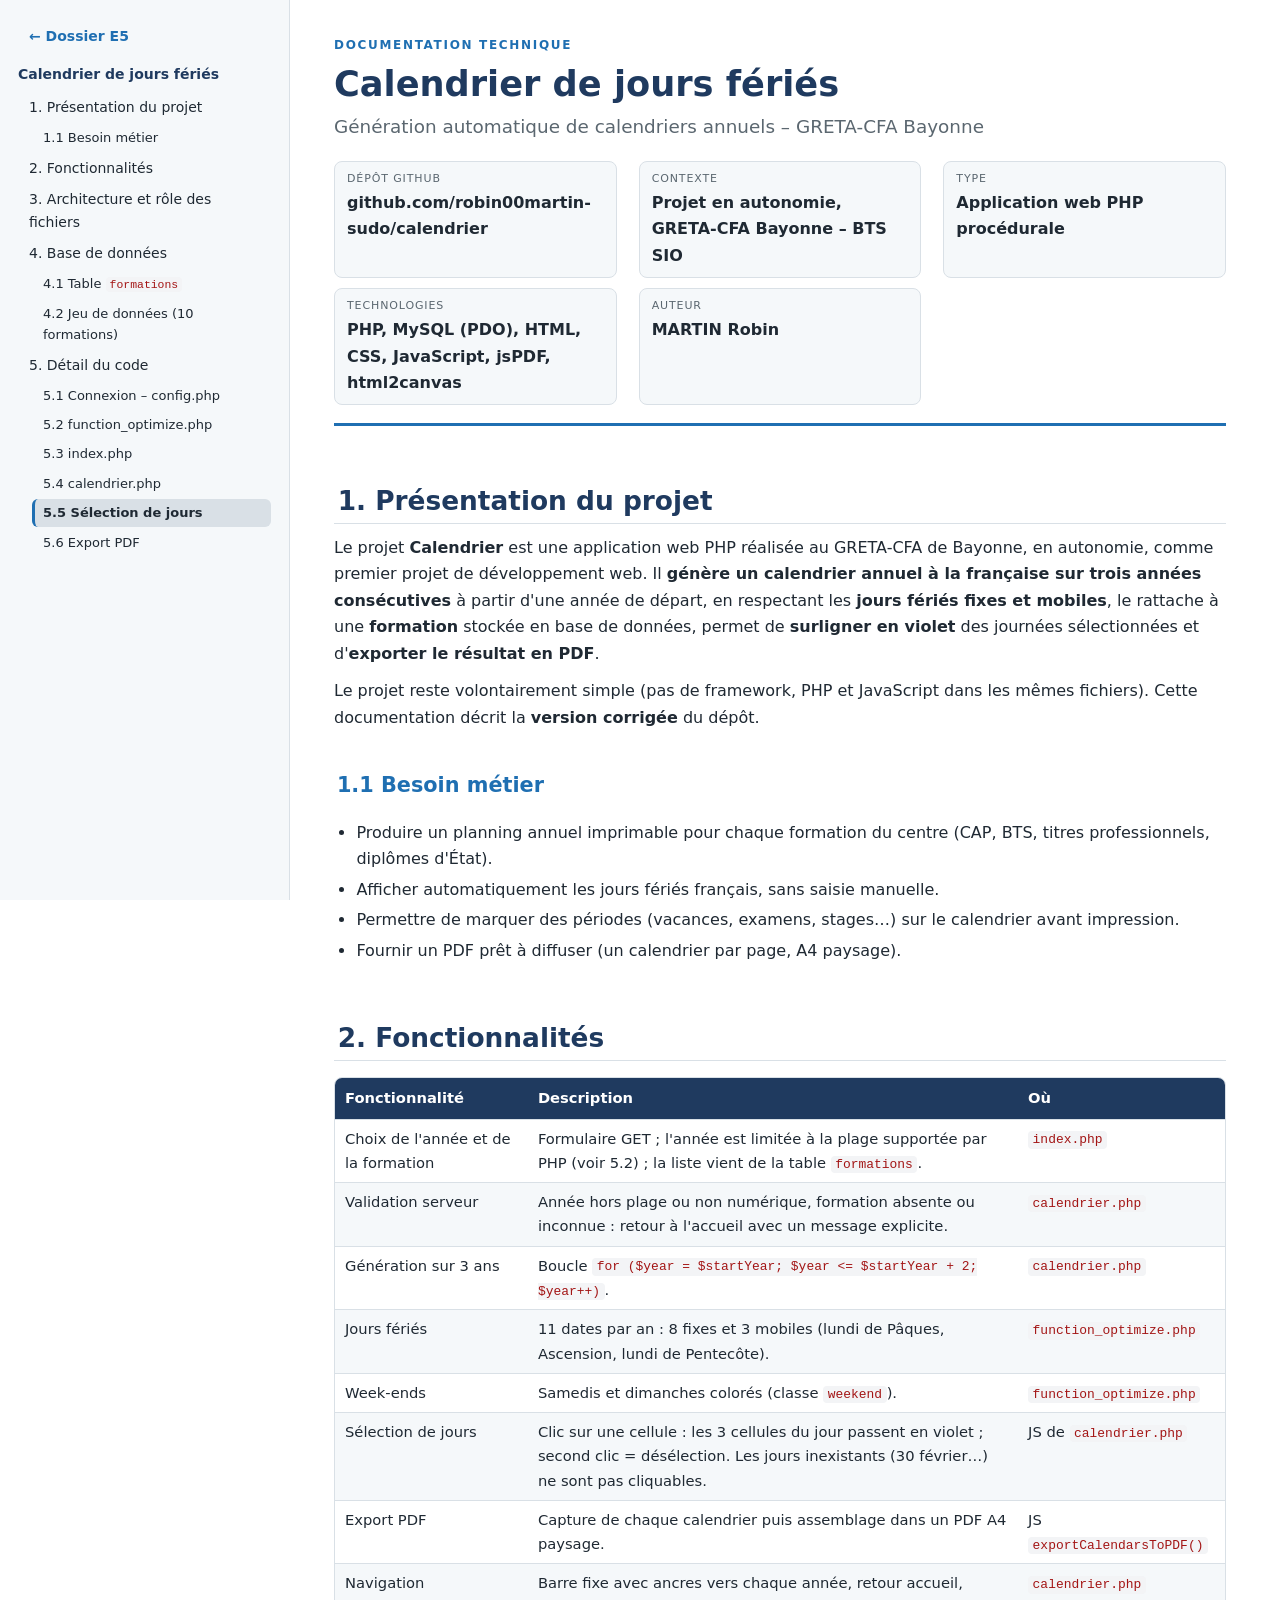
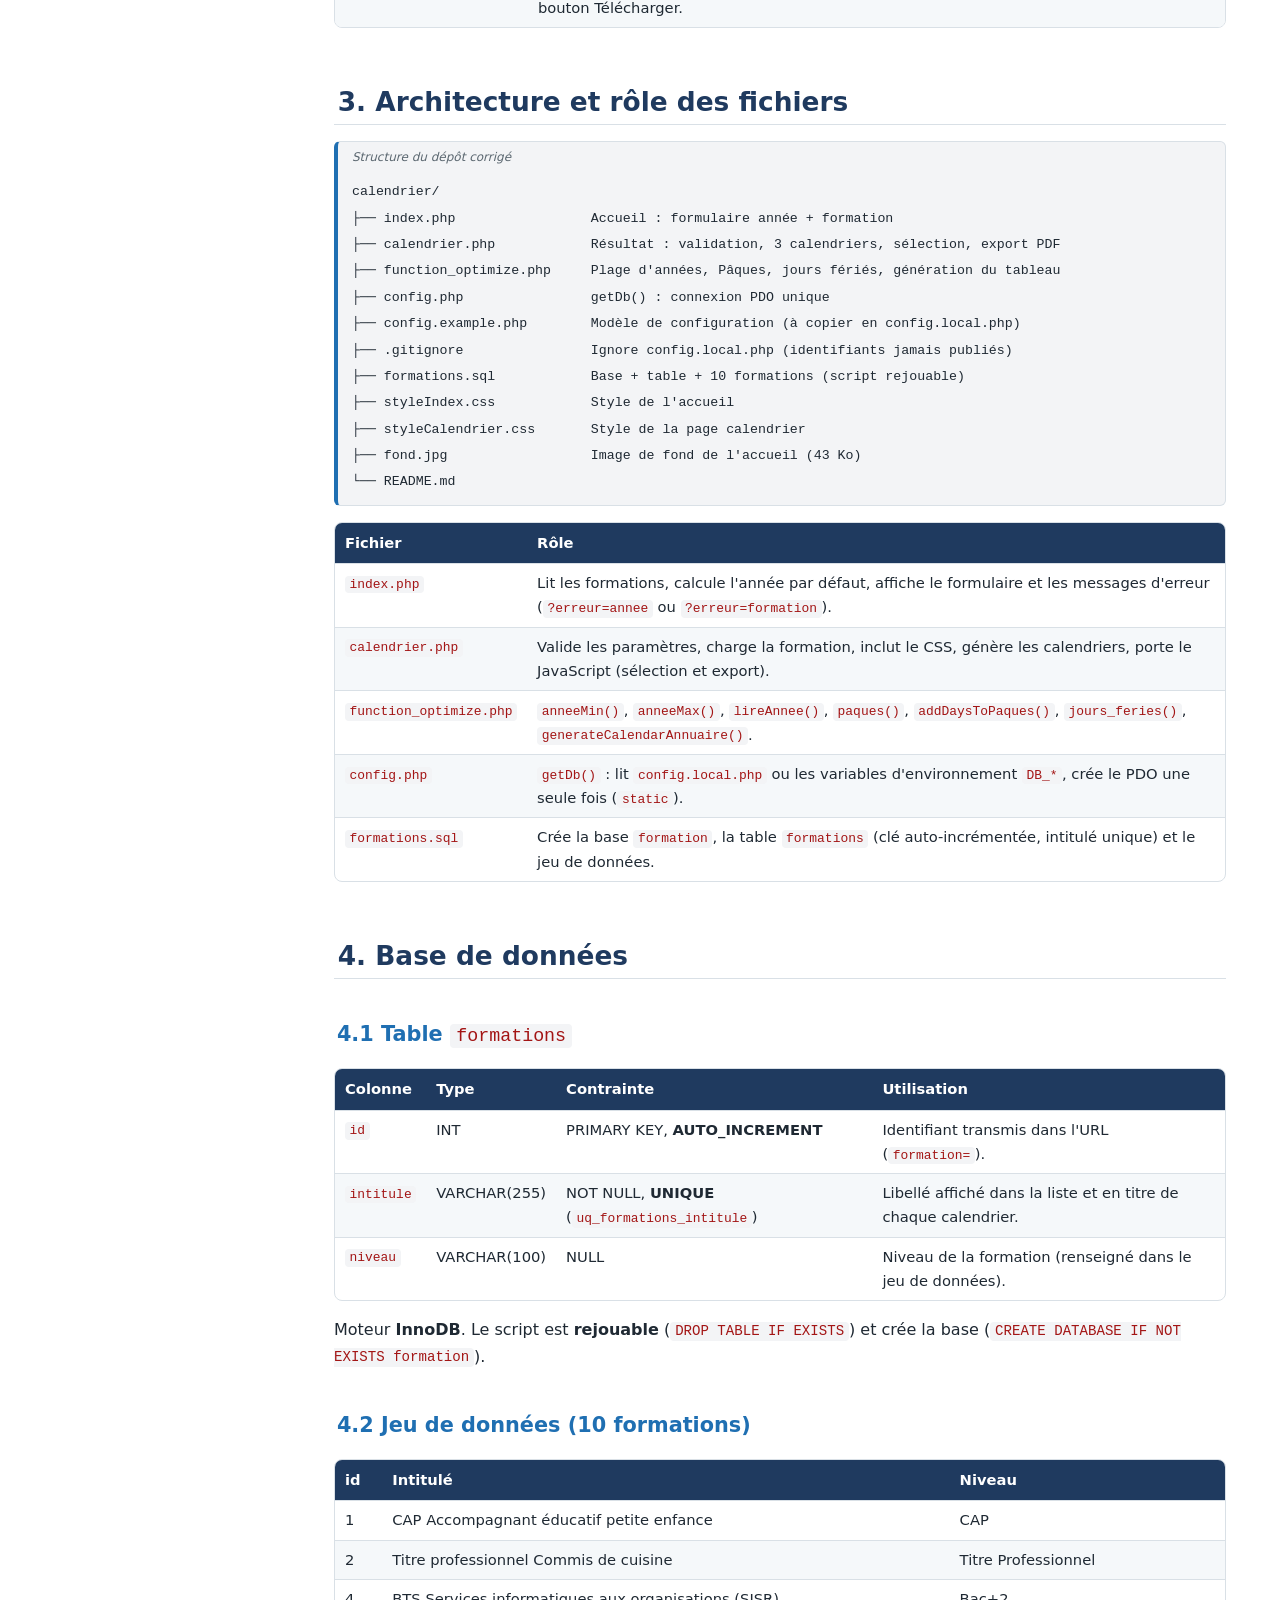
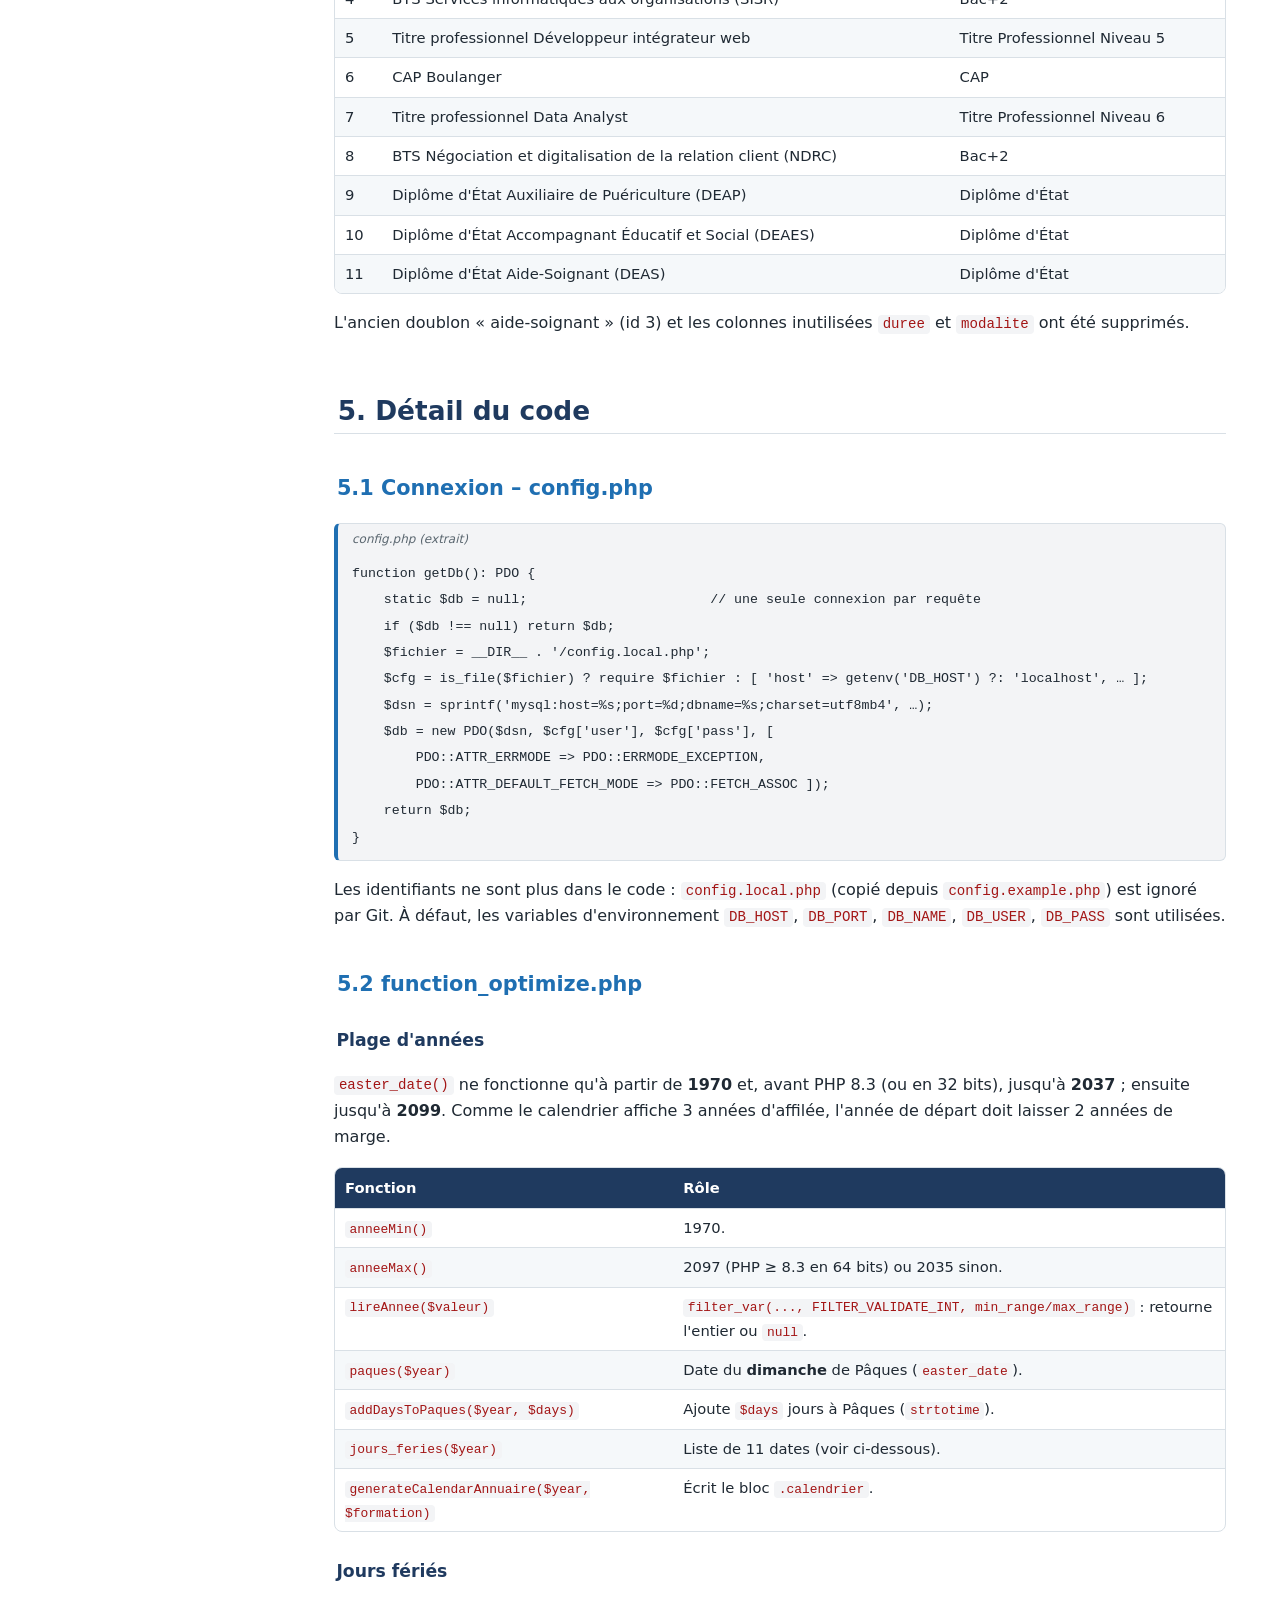
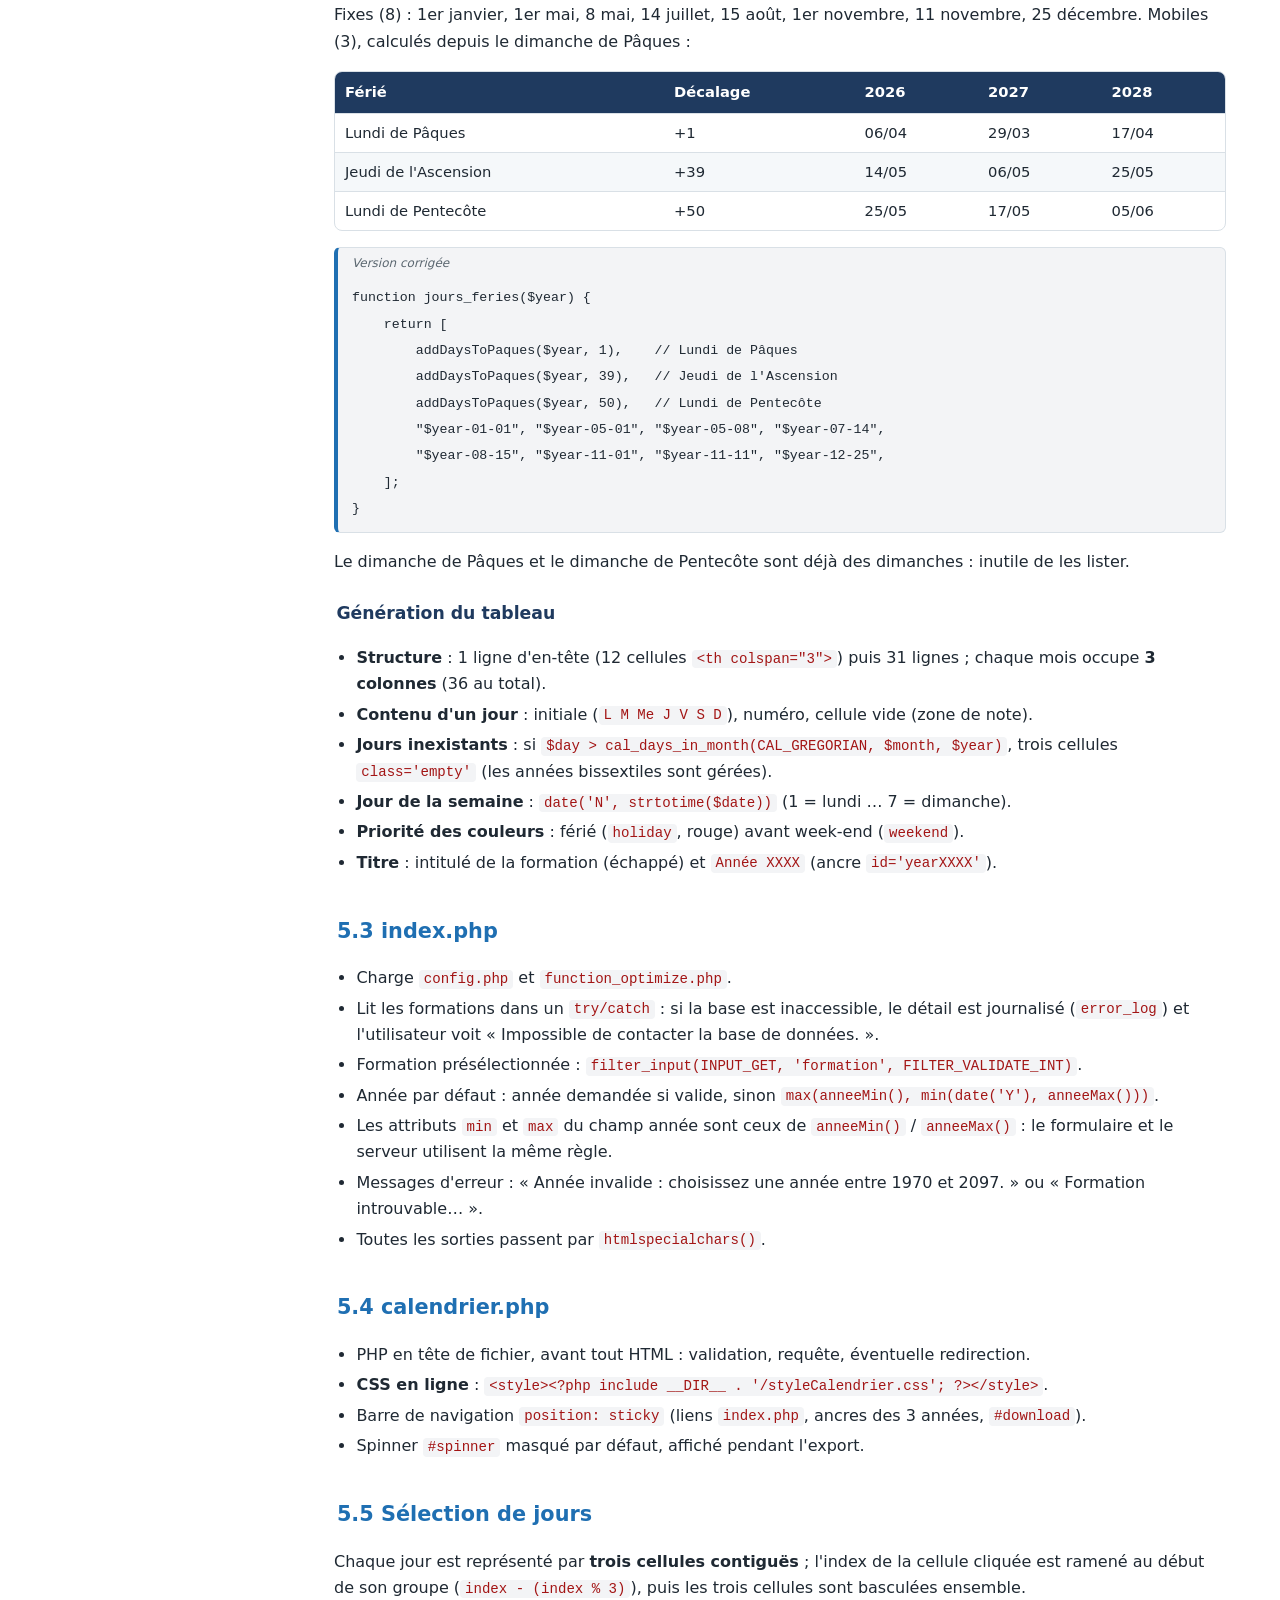
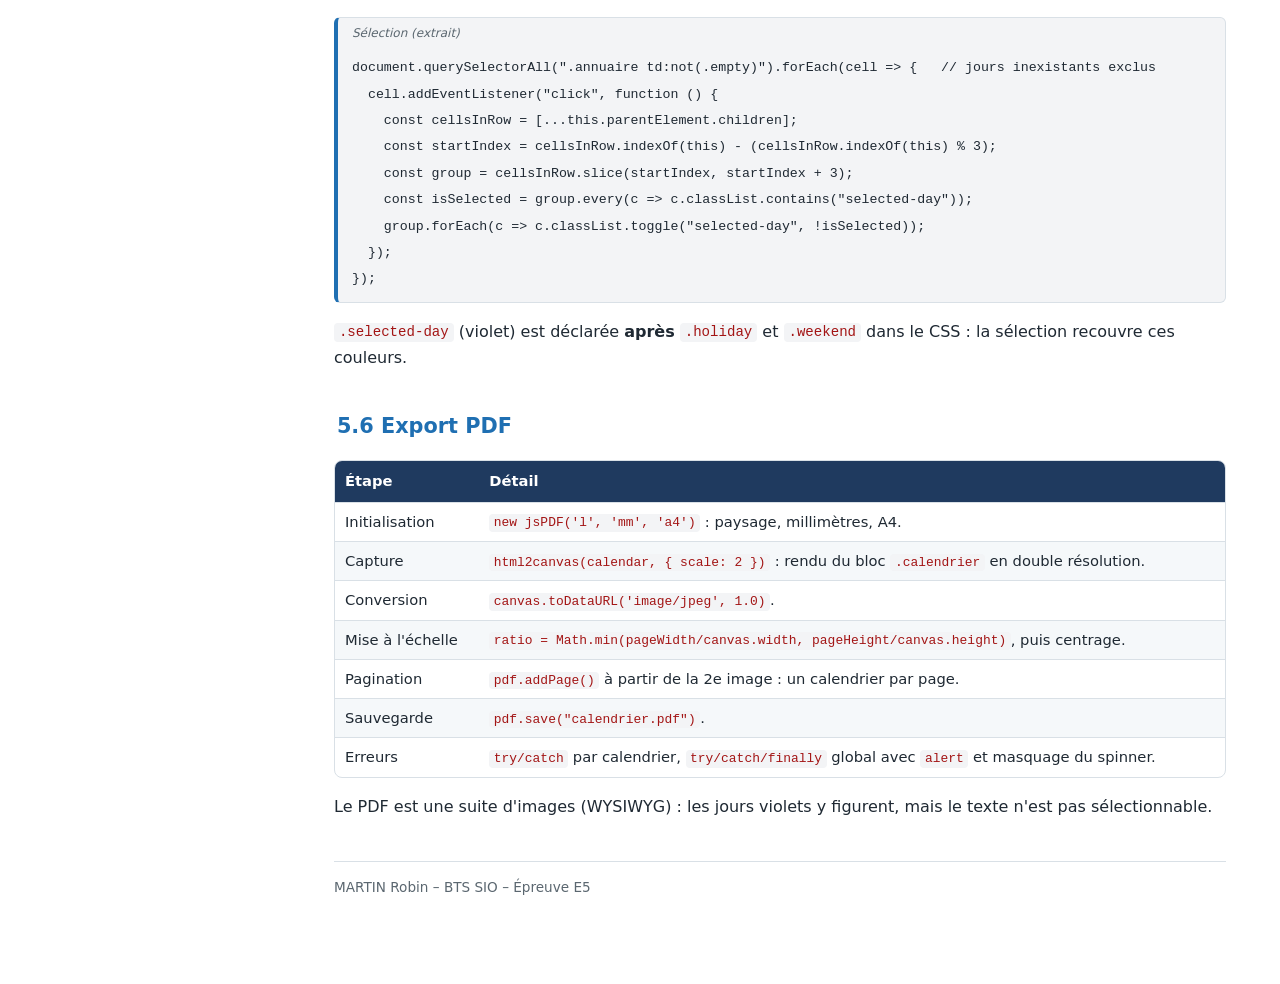
<file: docs/projets/doc_calendar_app.html>
<!DOCTYPE html>
<html lang="fr">
<head>
<meta charset="UTF-8">
<meta name="viewport" content="width=device-width, initial-scale=1">
<title>Documentation technique – Calendrier de jours fériés</title>
<style>:root{--bg:#fff;--fg:#1f2933;--muted:#5b6770;--line:#d9e0e6;--soft:#f5f8fa;--acc:#1f6fb2;--acc2:#1f3a5f;--code-bg:#f3f4f6;--code-fg:#a31515;
--info:#eaf3fb;--info-b:#2e75b6;--warn:#fff4e5;--warn-b:#d98200;--bad:#fdecec;--bad-b:#c0392b;--ok:#eaf6ec;--ok-b:#2e7d32;--toc-w:290px}
@media (prefers-color-scheme:dark){:root{--bg:#10151b;--fg:#e4e9ee;--muted:#9aa7b2;--line:#2a3541;--soft:#171e26;--acc:#6db3f2;--acc2:#9cc9f5;--code-bg:#0b0f14;--code-fg:#ffb4a8;
--info:#14263a;--warn:#33250f;--bad:#3a1a1a;--ok:#14301b}}
*{box-sizing:border-box}html{scroll-behavior:smooth;scroll-padding-top:20px}
body{margin:0;background:var(--bg);color:var(--fg);font:16px/1.65 system-ui,-apple-system,"Segoe UI",Roboto,sans-serif}
.toc{position:fixed;inset:0 auto 0 0;width:var(--toc-w);overflow:auto;padding:22px 18px;background:var(--soft);border-right:1px solid var(--line);font-size:14px}
.toc .back{display:inline-block;margin-bottom:14px;color:var(--acc);text-decoration:none;font-weight:600}
.toc-title{font-weight:700;color:var(--acc2);margin-bottom:10px;line-height:1.3}
.toc ol{list-style:none;margin:0;padding:0}.toc li{margin:2px 0}.toc li.l2{padding-left:14px;font-size:13px}
.toc a{display:block;padding:3px 8px;border-radius:6px;color:var(--fg);text-decoration:none;border-left:3px solid transparent}
.toc a:hover{background:var(--line)}.toc a.active{border-left-color:var(--acc);background:var(--line);font-weight:600}
.toc-toggle{display:none}
main{margin-left:var(--toc-w);max-width:980px;padding:36px 44px 60px}
.hero{border-bottom:3px solid var(--acc);padding-bottom:18px;margin-bottom:26px}
.kicker{margin:0;text-transform:uppercase;letter-spacing:.14em;font-size:12px;font-weight:700;color:var(--acc)}
h1{font-size:2.2rem;line-height:1.2;margin:.2em 0;color:var(--acc2)}.subtitle{color:var(--muted);font-size:1.15rem;margin:.2em 0 1em}
.meta{display:grid;grid-template-columns:repeat(auto-fit,minmax(230px,1fr));gap:10px 22px;margin:0}
.meta div{background:var(--soft);border:1px solid var(--line);border-radius:8px;padding:8px 12px}
.meta dt{font-size:11px;text-transform:uppercase;letter-spacing:.08em;color:var(--muted)}.meta dd{margin:2px 0 0;font-weight:600}
main > h1{font-size:1.65rem;margin-top:2.2em;padding-bottom:.25em;border-bottom:1px solid var(--line)}
h2{font-size:1.3rem;color:var(--acc);margin-top:1.8em}h3{font-size:1.08rem;color:var(--acc2);margin-top:1.4em}
.anchor{opacity:0;margin-left:-1.1em;padding-right:.4em;color:var(--muted);text-decoration:none;font-weight:400}
h1:hover .anchor,h2:hover .anchor,h3:hover .anchor{opacity:1}
p{margin:.7em 0}ul,ol{padding-left:1.4em}li{margin:.25em 0}
code{font:.88em ui-monospace,SFMono-Regular,Consolas,Menlo,monospace;background:var(--code-bg);color:var(--code-fg);padding:.1em .35em;border-radius:4px}
figure.code{margin:1em 0;border:1px solid var(--line);border-left:4px solid var(--acc);border-radius:6px;background:var(--code-bg);overflow:hidden}
figcaption{font-size:12px;font-style:italic;color:var(--muted);padding:6px 14px 0}
pre{margin:0;padding:10px 14px;overflow:auto}pre code{background:none;color:var(--fg);padding:0;font-size:.83rem;line-height:1.5;white-space:pre}
.tablewrap{overflow-x:auto;margin:1em 0;border:1px solid var(--line);border-radius:8px}
table{border-collapse:collapse;width:100%;font-size:.92rem}
th{background:var(--acc2);color:#fff;text-align:left;padding:8px 10px;white-space:nowrap}
@media (prefers-color-scheme:dark){th{background:#24456b}}
td{padding:7px 10px;border-top:1px solid var(--line);vertical-align:top}tbody tr:nth-child(even){background:var(--soft)}
.callout{margin:1.1em 0;padding:10px 16px;border-radius:8px;border:1px solid var(--line);border-left-width:5px}
.callout-title{font-weight:700;margin-bottom:2px}.callout p{margin:.4em 0}
.callout.info{background:var(--info);border-left-color:var(--info-b)}.callout.info .callout-title{color:var(--info-b)}
.callout.warn{background:var(--warn);border-left-color:var(--warn-b)}.callout.warn .callout-title{color:var(--warn-b)}
.callout.bad{background:var(--bad);border-left-color:var(--bad-b)}.callout.bad .callout-title{color:var(--bad-b)}
.callout.ok{background:var(--ok);border-left-color:var(--ok-b)}.callout.ok .callout-title{color:var(--ok-b)}
footer{margin-top:3em;padding-top:1em;border-top:1px solid var(--line);color:var(--muted);font-size:.85rem}
@media (max-width:900px){
 .toc{transform:translateX(-100%);transition:transform .25s;z-index:20;box-shadow:0 0 24px rgba(0,0,0,.3)}.toc.open{transform:none}
 .toc-toggle{display:block;position:fixed;top:10px;left:10px;z-index:30;background:var(--acc2);color:#fff;border:0;border-radius:8px;padding:8px 12px;font:600 14px system-ui}
 main{margin-left:0;padding:60px 16px 40px}h1{font-size:1.7rem}}
@media print{.toc,.toc-toggle{display:none}main{margin:0;max-width:none;padding:0}
 :root{--bg:#fff;--fg:#000;--soft:#fff;--code-bg:#f5f5f5;--code-fg:#900;--line:#bbb}
 th{background:#444!important;-webkit-print-color-adjust:exact;print-color-adjust:exact}
 h1,h2,h3{break-after:avoid}figure,table,.callout{break-inside:avoid}.anchor{display:none}a{color:inherit}}
</style>
</head>
<body>
<button class="toc-toggle" aria-label="Afficher le sommaire" aria-expanded="false">☰ Sommaire</button>
<nav class="toc" aria-label="Sommaire">
  <a class="back" href="../../epreuveE5.html">← Dossier E5</a>
  <div class="toc-title">Calendrier de jours fériés</div>
  <ol><li class="l1"><a href="#1-presentation-du-projet">1. Présentation du projet</a></li><li class="l2"><a href="#1-1-besoin-metier">1.1 Besoin métier</a></li><li class="l1"><a href="#2-fonctionnalites">2. Fonctionnalités</a></li><li class="l1"><a href="#3-architecture-et-role-des-fichiers">3. Architecture et rôle des fichiers</a></li><li class="l1"><a href="#4-base-de-donnees">4. Base de données</a></li><li class="l2"><a href="#4-1-table-formations">4.1 Table <code>formations</code></a></li><li class="l2"><a href="#4-2-jeu-de-donnees-10-formations">4.2 Jeu de données (10 formations)</a></li><li class="l1"><a href="#5-detail-du-code">5. Détail du code</a></li><li class="l2"><a href="#5-1-connexion-config-php">5.1 Connexion – config.php</a></li><li class="l2"><a href="#5-2-function-optimize-php">5.2 function_optimize.php</a></li><li class="l2"><a href="#5-3-index-php">5.3 index.php</a></li><li class="l2"><a href="#5-4-calendrier-php">5.4 calendrier.php</a></li><li class="l2"><a href="#5-5-selection-de-jours">5.5 Sélection de jours</a></li><li class="l2"><a href="#5-6-export-pdf">5.6 Export PDF</a></li></ol>
</nav>
<main>
  <header class="hero">
    <p class="kicker">Documentation technique</p>
    <h1>Calendrier de jours fériés</h1>
    <p class="subtitle">Génération automatique de calendriers annuels – GRETA-CFA Bayonne</p>
    <dl class="meta"><div><dt>Dépôt GitHub</dt><dd>github.com/robin00martin-sudo/calendrier</dd></div><div><dt>Contexte</dt><dd>Projet en autonomie, GRETA-CFA Bayonne – BTS SIO</dd></div><div><dt>Type</dt><dd>Application web PHP procédurale</dd></div><div><dt>Technologies</dt><dd>PHP, MySQL (PDO), HTML, CSS, JavaScript, jsPDF, html2canvas</dd></div><div><dt>Auteur</dt><dd>MARTIN Robin</dd></div></dl>
  </header>
  <h1 id="1-presentation-du-projet"><a class="anchor" href="#1-presentation-du-projet">#</a>1. Présentation du projet</h1>
<p>Le projet <strong>Calendrier</strong> est une application web PHP réalisée au GRETA-CFA de Bayonne, en autonomie, comme premier projet de développement web. Il <strong>génère un calendrier annuel à la française sur trois années consécutives</strong> à partir d'une année de départ, en respectant les <strong>jours fériés fixes et mobiles</strong>, le rattache à une <strong>formation</strong> stockée en base de données, permet de <strong>surligner en violet</strong> des journées sélectionnées et d'<strong>exporter le résultat en PDF</strong>.</p>
<p>Le projet reste volontairement simple (pas de framework, PHP et JavaScript dans les mêmes fichiers). Cette documentation décrit la <strong>version corrigée</strong> du dépôt.</p>
<h2 id="1-1-besoin-metier"><a class="anchor" href="#1-1-besoin-metier">#</a>1.1 Besoin métier</h2>
<ul><li>Produire un planning annuel imprimable pour chaque formation du centre (CAP, BTS, titres professionnels, diplômes d'État).</li><li>Afficher automatiquement les jours fériés français, sans saisie manuelle.</li><li>Permettre de marquer des périodes (vacances, examens, stages…) sur le calendrier avant impression.</li><li>Fournir un PDF prêt à diffuser (un calendrier par page, A4 paysage).</li></ul>
<h1 id="2-fonctionnalites"><a class="anchor" href="#2-fonctionnalites">#</a>2. Fonctionnalités</h1>
<div class="tablewrap"><table><thead><tr><th>Fonctionnalité</th><th>Description</th><th>Où</th></tr></thead><tbody><tr><td>Choix de l'année et de la formation</td><td>Formulaire GET ; l'année est limitée à la plage supportée par PHP (voir 5.2) ; la liste vient de la table <code>formations</code>.</td><td><code>index.php</code></td></tr><tr><td>Validation serveur</td><td>Année hors plage ou non numérique, formation absente ou inconnue : retour à l'accueil avec un message explicite.</td><td><code>calendrier.php</code></td></tr><tr><td>Génération sur 3 ans</td><td>Boucle <code>for ($year = $startYear; $year &lt;= $startYear + 2; $year++)</code>.</td><td><code>calendrier.php</code></td></tr><tr><td>Jours fériés</td><td>11 dates par an : 8 fixes et 3 mobiles (lundi de Pâques, Ascension, lundi de Pentecôte).</td><td><code>function_optimize.php</code></td></tr><tr><td>Week-ends</td><td>Samedis et dimanches colorés (classe <code>weekend</code>).</td><td><code>function_optimize.php</code></td></tr><tr><td>Sélection de jours</td><td>Clic sur une cellule : les 3 cellules du jour passent en violet ; second clic = désélection. Les jours inexistants (30 février…) ne sont pas cliquables.</td><td>JS de <code>calendrier.php</code></td></tr><tr><td>Export PDF</td><td>Capture de chaque calendrier puis assemblage dans un PDF A4 paysage.</td><td>JS <code>exportCalendarsToPDF()</code></td></tr><tr><td>Navigation</td><td>Barre fixe avec ancres vers chaque année, retour accueil, bouton Télécharger.</td><td><code>calendrier.php</code></td></tr></tbody></table></div>
<h1 id="3-architecture-et-role-des-fichiers"><a class="anchor" href="#3-architecture-et-role-des-fichiers">#</a>3. Architecture et rôle des fichiers</h1>
<figure class="code"><figcaption>Structure du dépôt corrigé</figcaption><pre><code>calendrier/
├── index.php                 Accueil : formulaire année + formation
├── calendrier.php            Résultat : validation, 3 calendriers, sélection, export PDF
├── function_optimize.php     Plage d'années, Pâques, jours fériés, génération du tableau
├── config.php                getDb() : connexion PDO unique
├── config.example.php        Modèle de configuration (à copier en config.local.php)
├── .gitignore                Ignore config.local.php (identifiants jamais publiés)
├── formations.sql            Base + table + 10 formations (script rejouable)
├── styleIndex.css            Style de l'accueil
├── styleCalendrier.css       Style de la page calendrier
├── fond.jpg                  Image de fond de l'accueil (43 Ko)
└── README.md</code></pre></figure>
<div class="tablewrap"><table><thead><tr><th>Fichier</th><th>Rôle</th></tr></thead><tbody><tr><td><code>index.php</code></td><td>Lit les formations, calcule l'année par défaut, affiche le formulaire et les messages d'erreur (<code>?erreur=annee</code> ou <code>?erreur=formation</code>).</td></tr><tr><td><code>calendrier.php</code></td><td>Valide les paramètres, charge la formation, inclut le CSS, génère les calendriers, porte le JavaScript (sélection et export).</td></tr><tr><td><code>function_optimize.php</code></td><td><code>anneeMin()</code>, <code>anneeMax()</code>, <code>lireAnnee()</code>, <code>paques()</code>, <code>addDaysToPaques()</code>, <code>jours_feries()</code>, <code>generateCalendarAnnuaire()</code>.</td></tr><tr><td><code>config.php</code></td><td><code>getDb()</code> : lit <code>config.local.php</code> ou les variables d'environnement <code>DB_*</code>, crée le PDO une seule fois (<code>static</code>).</td></tr><tr><td><code>formations.sql</code></td><td>Crée la base <code>formation</code>, la table <code>formations</code> (clé auto-incrémentée, intitulé unique) et le jeu de données.</td></tr></tbody></table></div>
<h1 id="4-base-de-donnees"><a class="anchor" href="#4-base-de-donnees">#</a>4. Base de données</h1>
<h2 id="4-1-table-formations"><a class="anchor" href="#4-1-table-formations">#</a>4.1 Table <code>formations</code></h2>
<div class="tablewrap"><table><thead><tr><th>Colonne</th><th>Type</th><th>Contrainte</th><th>Utilisation</th></tr></thead><tbody><tr><td><code>id</code></td><td>INT</td><td>PRIMARY KEY, <strong>AUTO_INCREMENT</strong></td><td>Identifiant transmis dans l'URL (<code>formation=</code>).</td></tr><tr><td><code>intitule</code></td><td>VARCHAR(255)</td><td>NOT NULL, <strong>UNIQUE</strong> (<code>uq_formations_intitule</code>)</td><td>Libellé affiché dans la liste et en titre de chaque calendrier.</td></tr><tr><td><code>niveau</code></td><td>VARCHAR(100)</td><td>NULL</td><td>Niveau de la formation (renseigné dans le jeu de données).</td></tr></tbody></table></div>
<p>Moteur <strong>InnoDB</strong>. Le script est <strong>rejouable</strong> (<code>DROP TABLE IF EXISTS</code>) et crée la base (<code>CREATE DATABASE IF NOT EXISTS formation</code>).</p>
<h2 id="4-2-jeu-de-donnees-10-formations"><a class="anchor" href="#4-2-jeu-de-donnees-10-formations">#</a>4.2 Jeu de données (10 formations)</h2>
<div class="tablewrap"><table><thead><tr><th>id</th><th>Intitulé</th><th>Niveau</th></tr></thead><tbody><tr><td>1</td><td>CAP Accompagnant éducatif petite enfance</td><td>CAP</td></tr><tr><td>2</td><td>Titre professionnel Commis de cuisine</td><td>Titre Professionnel</td></tr><tr><td>4</td><td>BTS Services informatiques aux organisations (SISR)</td><td>Bac+2</td></tr><tr><td>5</td><td>Titre professionnel Développeur intégrateur web</td><td>Titre Professionnel Niveau 5</td></tr><tr><td>6</td><td>CAP Boulanger</td><td>CAP</td></tr><tr><td>7</td><td>Titre professionnel Data Analyst</td><td>Titre Professionnel Niveau 6</td></tr><tr><td>8</td><td>BTS Négociation et digitalisation de la relation client (NDRC)</td><td>Bac+2</td></tr><tr><td>9</td><td>Diplôme d'État Auxiliaire de Puériculture (DEAP)</td><td>Diplôme d'État</td></tr><tr><td>10</td><td>Diplôme d'État Accompagnant Éducatif et Social (DEAES)</td><td>Diplôme d'État</td></tr><tr><td>11</td><td>Diplôme d'État Aide-Soignant (DEAS)</td><td>Diplôme d'État</td></tr></tbody></table></div>
<p>L'ancien doublon « aide-soignant » (id 3) et les colonnes inutilisées <code>duree</code> et <code>modalite</code> ont été supprimés.</p>
<h1 id="5-detail-du-code"><a class="anchor" href="#5-detail-du-code">#</a>5. Détail du code</h1>
<h2 id="5-1-connexion-config-php"><a class="anchor" href="#5-1-connexion-config-php">#</a>5.1 Connexion – config.php</h2>
<figure class="code"><figcaption>config.php (extrait)</figcaption><pre><code>function getDb(): PDO {
    static $db = null;                       // une seule connexion par requête
    if ($db !== null) return $db;
    $fichier = __DIR__ . '/config.local.php';
    $cfg = is_file($fichier) ? require $fichier : [ 'host' =&gt; getenv('DB_HOST') ?: 'localhost', … ];
    $dsn = sprintf('mysql:host=%s;port=%d;dbname=%s;charset=utf8mb4', …);
    $db = new PDO($dsn, $cfg['user'], $cfg['pass'], [
        PDO::ATTR_ERRMODE =&gt; PDO::ERRMODE_EXCEPTION,
        PDO::ATTR_DEFAULT_FETCH_MODE =&gt; PDO::FETCH_ASSOC ]);
    return $db;
}</code></pre></figure>
<p>Les identifiants ne sont plus dans le code : <code>config.local.php</code> (copié depuis <code>config.example.php</code>) est ignoré par Git. À défaut, les variables d'environnement <code>DB_HOST</code>, <code>DB_PORT</code>, <code>DB_NAME</code>, <code>DB_USER</code>, <code>DB_PASS</code> sont utilisées.</p>
<h2 id="5-2-function-optimize-php"><a class="anchor" href="#5-2-function-optimize-php">#</a>5.2 function_optimize.php</h2>
<h3 id="plage-d-annees"><a class="anchor" href="#plage-d-annees">#</a>Plage d'années</h3>
<p><code>easter_date()</code> ne fonctionne qu'à partir de <strong>1970</strong> et, avant PHP 8.3 (ou en 32 bits), jusqu'à <strong>2037</strong> ; ensuite jusqu'à <strong>2099</strong>. Comme le calendrier affiche 3 années d'affilée, l'année de départ doit laisser 2 années de marge.</p>
<div class="tablewrap"><table><thead><tr><th>Fonction</th><th>Rôle</th></tr></thead><tbody><tr><td><code>anneeMin()</code></td><td>1970.</td></tr><tr><td><code>anneeMax()</code></td><td>2097 (PHP ≥ 8.3 en 64 bits) ou 2035 sinon.</td></tr><tr><td><code>lireAnnee($valeur)</code></td><td><code>filter_var(..., FILTER_VALIDATE_INT, min_range/max_range)</code> : retourne l'entier ou <code>null</code>.</td></tr><tr><td><code>paques($year)</code></td><td>Date du <strong>dimanche</strong> de Pâques (<code>easter_date</code>).</td></tr><tr><td><code>addDaysToPaques($year, $days)</code></td><td>Ajoute <code>$days</code> jours à Pâques (<code>strtotime</code>).</td></tr><tr><td><code>jours_feries($year)</code></td><td>Liste de 11 dates (voir ci-dessous).</td></tr><tr><td><code>generateCalendarAnnuaire($year, $formation)</code></td><td>Écrit le bloc <code>.calendrier</code>.</td></tr></tbody></table></div>
<h3 id="jours-feries"><a class="anchor" href="#jours-feries">#</a>Jours fériés</h3>
<p>Fixes (8) : 1er janvier, 1er mai, 8 mai, 14 juillet, 15 août, 1er novembre, 11 novembre, 25 décembre. Mobiles (3), calculés depuis le dimanche de Pâques :</p>
<div class="tablewrap"><table><thead><tr><th>Férié</th><th>Décalage</th><th>2026</th><th>2027</th><th>2028</th></tr></thead><tbody><tr><td>Lundi de Pâques</td><td>+1</td><td>06/04</td><td>29/03</td><td>17/04</td></tr><tr><td>Jeudi de l'Ascension</td><td>+39</td><td>14/05</td><td>06/05</td><td>25/05</td></tr><tr><td>Lundi de Pentecôte</td><td>+50</td><td>25/05</td><td>17/05</td><td>05/06</td></tr></tbody></table></div>
<figure class="code"><figcaption>Version corrigée</figcaption><pre><code>function jours_feries($year) {
    return [
        addDaysToPaques($year, 1),    // Lundi de Pâques
        addDaysToPaques($year, 39),   // Jeudi de l'Ascension
        addDaysToPaques($year, 50),   // Lundi de Pentecôte
        "$year-01-01", "$year-05-01", "$year-05-08", "$year-07-14",
        "$year-08-15", "$year-11-01", "$year-11-11", "$year-12-25",
    ];
}</code></pre></figure>
<p>Le dimanche de Pâques et le dimanche de Pentecôte sont déjà des dimanches : inutile de les lister.</p>
<h3 id="generation-du-tableau"><a class="anchor" href="#generation-du-tableau">#</a>Génération du tableau</h3>
<ul><li><strong>Structure</strong> : 1 ligne d'en-tête (12 cellules <code>&lt;th colspan="3"&gt;</code>) puis 31 lignes ; chaque mois occupe <strong>3 colonnes</strong> (36 au total).</li><li><strong>Contenu d'un jour</strong> : initiale (<code>L M Me J V S D</code>), numéro, cellule vide (zone de note).</li><li><strong>Jours inexistants</strong> : si <code>$day &gt; cal_days_in_month(CAL_GREGORIAN, $month, $year)</code>, trois cellules <code>class='empty'</code> (les années bissextiles sont gérées).</li><li><strong>Jour de la semaine</strong> : <code>date('N', strtotime($date))</code> (1 = lundi … 7 = dimanche).</li><li><strong>Priorité des couleurs</strong> : férié (<code>holiday</code>, rouge) avant week-end (<code>weekend</code>).</li><li><strong>Titre</strong> : intitulé de la formation (échappé) et <code>Année XXXX</code> (ancre <code>id='yearXXXX'</code>).</li></ul>
<h2 id="5-3-index-php"><a class="anchor" href="#5-3-index-php">#</a>5.3 index.php</h2>
<ul><li>Charge <code>config.php</code> et <code>function_optimize.php</code>.</li><li>Lit les formations dans un <code>try/catch</code> : si la base est inaccessible, le détail est journalisé (<code>error_log</code>) et l'utilisateur voit « Impossible de contacter la base de données. ».</li><li>Formation présélectionnée : <code>filter_input(INPUT_GET, 'formation', FILTER_VALIDATE_INT)</code>.</li><li>Année par défaut : année demandée si valide, sinon <code>max(anneeMin(), min(date('Y'), anneeMax()))</code>.</li><li>Les attributs <code>min</code> et <code>max</code> du champ année sont ceux de <code>anneeMin()</code> / <code>anneeMax()</code> : le formulaire et le serveur utilisent la même règle.</li><li>Messages d'erreur : « Année invalide : choisissez une année entre 1970 et 2097. » ou « Formation introuvable… ».</li><li>Toutes les sorties passent par <code>htmlspecialchars()</code>.</li></ul>
<h2 id="5-4-calendrier-php"><a class="anchor" href="#5-4-calendrier-php">#</a>5.4 calendrier.php</h2>
<ul><li>PHP en tête de fichier, avant tout HTML : validation, requête, éventuelle redirection.</li><li><strong>CSS en ligne</strong> : <code>&lt;style&gt;&lt;?php include __DIR__ . '/styleCalendrier.css'; ?&gt;&lt;/style&gt;</code>.</li><li>Barre de navigation <code>position: sticky</code> (liens <code>index.php</code>, ancres des 3 années, <code>#download</code>).</li><li>Spinner <code>#spinner</code> masqué par défaut, affiché pendant l'export.</li></ul>
<h2 id="5-5-selection-de-jours"><a class="anchor" href="#5-5-selection-de-jours">#</a>5.5 Sélection de jours</h2>
<p>Chaque jour est représenté par <strong>trois cellules contiguës</strong> ; l'index de la cellule cliquée est ramené au début de son groupe (<code>index - (index % 3)</code>), puis les trois cellules sont basculées ensemble.</p>
<figure class="code"><figcaption>Sélection (extrait)</figcaption><pre><code>document.querySelectorAll(".annuaire td:not(.empty)").forEach(cell =&gt; {   // jours inexistants exclus
  cell.addEventListener("click", function () {
    const cellsInRow = [...this.parentElement.children];
    const startIndex = cellsInRow.indexOf(this) - (cellsInRow.indexOf(this) % 3);
    const group = cellsInRow.slice(startIndex, startIndex + 3);
    const isSelected = group.every(c =&gt; c.classList.contains("selected-day"));
    group.forEach(c =&gt; c.classList.toggle("selected-day", !isSelected));
  });
});</code></pre></figure>
<p><code>.selected-day</code> (violet) est déclarée <strong>après</strong> <code>.holiday</code> et <code>.weekend</code> dans le CSS : la sélection recouvre ces couleurs.</p>
<h2 id="5-6-export-pdf"><a class="anchor" href="#5-6-export-pdf">#</a>5.6 Export PDF</h2>
<div class="tablewrap"><table><thead><tr><th>Étape</th><th>Détail</th></tr></thead><tbody><tr><td>Initialisation</td><td><code>new jsPDF('l', 'mm', 'a4')</code> : paysage, millimètres, A4.</td></tr><tr><td>Capture</td><td><code>html2canvas(calendar, { scale: 2 })</code> : rendu du bloc <code>.calendrier</code> en double résolution.</td></tr><tr><td>Conversion</td><td><code>canvas.toDataURL('image/jpeg', 1.0)</code>.</td></tr><tr><td>Mise à l'échelle</td><td><code>ratio = Math.min(pageWidth/canvas.width, pageHeight/canvas.height)</code>, puis centrage.</td></tr><tr><td>Pagination</td><td><code>pdf.addPage()</code> à partir de la 2e image : un calendrier par page.</td></tr><tr><td>Sauvegarde</td><td><code>pdf.save("calendrier.pdf")</code>.</td></tr><tr><td>Erreurs</td><td><code>try/catch</code> par calendrier, <code>try/catch/finally</code> global avec <code>alert</code> et masquage du spinner.</td></tr></tbody></table></div>
<p>Le PDF est une suite d'images (WYSIWYG) : les jours violets y figurent, mais le texte n'est pas sélectionnable.</p>
<footer>MARTIN Robin – BTS SIO – Épreuve E5</footer>
</main>
<script>(function(){
var toc=document.querySelector('.toc'),btn=document.querySelector('.toc-toggle');
btn.addEventListener('click',function(){var o=toc.classList.toggle('open');btn.setAttribute('aria-expanded',o)});
toc.addEventListener('click',function(e){if(e.target.tagName==='A')toc.classList.remove('open')});
var links=[].slice.call(toc.querySelectorAll('a[href^="#"]')),map={};
links.forEach(function(a){map[a.getAttribute('href').slice(1)]=a});
if('IntersectionObserver' in window){
 var io=new IntersectionObserver(function(es){es.forEach(function(e){if(e.isIntersecting){links.forEach(function(a){a.classList.remove('active')});
  var a=map[e.target.id];if(a){a.classList.add('active');a.scrollIntoView({block:'nearest'})}}})},{rootMargin:'0px 0px -75% 0px'});
 document.querySelectorAll('main h1[id],main h2[id]').forEach(function(h){if(map[h.id])io.observe(h)});
}})();
</script>
</body>
</html>
</file>
<file: CSS/style.css>
/* ============================================================
   STYLE.CSS — Portfolio MARTIN Robin
   ============================================================ */

:root {
  --rouge: #6283ab;
  --rouge-feu: #ffac91;
  --noir: #07090d;
  --charbon: #1a1e23;
  --acier: #353d4a;
  --gris: #4a5568;
  --clair: #c5d3e0;
  --blanc: #e8eef4;
  --vert-ok: #2D6A4F;
  --hk-link: #8fb0d6;
  --hk-panel: rgba(0, 0, 0, .55);
  --hk-line: rgba(98, 131, 171, .35);
  --hk-font-title: 'Cinzel', 'Trajan Pro', Georgia, 'Times New Roman', serif;
  --hk-divider: url(../images/HK_image/HK_divider.png);
  
}

* {
  transition: all 0.2s ease-in-out;
}

html {
  scroll-behavior: smooth;
  scrollbar-color: #4a5568 #07090d;
}

body {
  margin: 0;
  padding: 0;
  font-family: Lato, Roboto, Arial, sans-serif;
  background: radial-gradient(ellipse at top, #2a3340 0%, #1a1e23 45%, #07090d 100%) fixed;
  color: rgba(232, 238, 244, .87);
  line-height: 1.6;
  letter-spacing: .03125em;
}

/* ──────────────────────────────────────
   THÈME HOLLOW KNIGHT — éléments globaux
────────────────────────────────────── */

::selection {
  background: rgba(98, 131, 171, .45);
  color: #fff;
}

::-webkit-scrollbar { width: 10px; }
::-webkit-scrollbar-track { background: #07090d; }
::-webkit-scrollbar-thumb { background: #353d4a; border-radius: 6px; }
::-webkit-scrollbar-thumb:hover { background: #6283ab; }

/* ──────────────────────────────────────
   NAV — SIDE MENU
────────────────────────────────────── */

.burger {
  display: none;
  position: fixed;
  top: 15px;
  right: 15px;
  z-index: 1100;
  padding: 0 20px;
  border-radius: 15px;
  font-size: 2rem;
  cursor: pointer;
  background: #1a1e23;
  color: var(--blanc);
  border: 1px solid var(--hk-line);
}

.sidebar {
  position: fixed;
  top: 0;
  left: 0;
  z-index: 1000;
  display: flex;
  flex-direction: column;
  justify-content: center;
  width: 220px;
  min-height: 100vh;
  padding: 20px;
  text-align: center;
  font-weight: bold;
  background: linear-gradient(180deg, #07090d, #1a1e23);
  color: var(--blanc);
  transition: transform 0.3s ease;
  border-right: 1px solid var(--hk-line);
}

.nav-links {
  display: flex;
  flex-direction: column;
  gap: 20px;
  padding: 0;
  list-style: none;
}

.nav-links li a {
  display: block;
  padding: 10px;
  border-radius: 5px;
  font-size: 1rem;
  font-weight: 500;
  text-decoration: none;
  color: var(--noir);
  transition: background 0.3s ease;
}

.nav-links li a:hover {
  background-color: var(--gris);
  color: var(--clair);
}

/* ──────────────────────────────────────
   HEADER / HOME
────────────────────────────────────── */

#home {
  display: flex;
  flex-direction: column;
  justify-content: center;
  height: auto;
  min-height: 95vh;
  min-height: 95svh;
  padding: 40px 20px;
  text-align: center;
  background: radial-gradient(ellipse at 50% 35%, rgba(98, 131, 171, .28), transparent 60%),
    linear-gradient(180deg, #07090d 0%, #1a1e23 100%);
  color: var(--blanc);
  border-bottom: 1px solid var(--hk-line);
}

h1 {
  margin: 0;
  font-size: 64px;
  line-height: 0;
}

.header-title {
  display: block;
  width: min(900px, 92%);
  max-width: 100%;
  height: auto;
  margin: 0 auto;
}

/* ──────────────────────────────────────
   TYPOGRAPHIE & SECTIONS
────────────────────────────────────── */

section {
  max-width: 1000px;
  margin: auto;
  padding: 40px 20px;
}

h2 {
  margin-bottom: 20px;
  padding-bottom: 10px;
  border-bottom: 2px solid var(--rouge);
  text-transform: uppercase;
  letter-spacing: 1px;
}

h1, h2, h3, h4 {
  font-family: var(--hk-font-title);
}

section h2 {
  position: relative;
  padding-bottom: 32px;
  border-bottom: 0;
  text-align: center;
  letter-spacing: .12em;
  color: #fff;
  text-shadow: 0 0 10px rgba(98, 131, 171, .6);
}

section h2::after {
  content: "";
  position: absolute;
  bottom: 0;
  left: 50%;
  width: min(410px, 90%);
  height: 29px;
  background: no-repeat center var(--hk-divider) ;
  transform: translateX(-50%);
}

ul {
  padding: 0;
  list-style: none;
}

ul li {
  margin: 5px 0;
  padding: 10px;
  border-radius: 6px;
  background: rgba(255, 255, 255, .06);
}

a {
  color: var(--hk-link);
  text-decoration: none;
}

a:hover {
  color: #fff;
  text-decoration: none;
  text-shadow: 0 0 8px rgba(98, 131, 171, .9);
}

footer {
  padding: 20px;
  background-color: var(--noir);
  color: var(--clair);
  text-align: center;
  border-top: 1px solid var(--hk-line);
  letter-spacing: .1em;
}

/* ──────────────────────────────────────
   SCROLL INDICATOR
────────────────────────────────────── */

.scroll-indicator-chevron {
  position: absolute;
  bottom: 40px;
  left: 50%;
  display: flex;
  flex-direction: column;
  gap: 6px;
  transform: translateX(-50%);
  pointer-events: none;
}

.scroll-indicator-chevron span {
  width: 14px;
  height: 14px;
  border-right: 2px solid rgba(245, 240, 234, 0.85);
  border-bottom: 2px solid rgba(245, 240, 234, 0.85);
  transform: rotate(45deg);
  opacity: 0;
  animation: chevronFlow 2s infinite;
}

.scroll-indicator-chevron span:nth-child(2) {
  animation-delay: 0.1s;
}

/* ──────────────────────────────────────
   À PROPOS
────────────────────────────────────── */

.options-container {
  display: flex;
  flex-wrap: wrap;
  gap: 30px;
  margin-top: 20px;
}

.option,
.project,
.project-card,
.modal-content,
.info-section {
  background: var(--hk-panel);
  box-shadow: 0 0 .5rem .5rem rgba(0, 0, 0, .35);
  border: 1px solid var(--hk-line);
  color: rgba(232, 238, 244, .87);
}

.option {
  flex: 1 1 45%;
  padding: 20px;
  border-radius: 10px;
}

/* ──────────────────────────────────────
   SKILLS & TOOLS
────────────────────────────────────── */

.skills-container {
  display: grid;
  grid-template-columns: repeat(auto-fit, minmax(160px, 1fr));
  gap: 25px;
  padding: 20px;
}

.skill {
  position: relative;
  display: flex;
  align-items: center;
  justify-content: center;
  width: 180px;
  height: 180px;
  overflow: hidden;
  border-radius: 20px;
  background: var(--blanc);
  box-shadow: 0 0 .5rem .25rem rgba(0, 0, 0, .35);
  text-align: center;
  cursor: pointer;
  transition: all 0.4s ease;
  border: 1px solid var(--hk-line);
}

.skill:hover {
  transform: translateY(-8px) scale(1.05);
  box-shadow: 0 0 20px rgba(98, 131, 171, .55);
  border-color: rgba(98, 131, 171, .9);
}

.skill-content,
.tooltip-content {
  position: absolute;
  inset: 0;
  display: flex;
  flex-direction: column;
  align-items: center;
  justify-content: center;
}

.skill-content img {
  width: 64px;
  margin-bottom: 12px;
  transition: transform 0.3s ease;
}

.skill:hover img {
  transform: rotate(-10deg) scale(1.1);
}

.skill span {
  padding: 0 8px;
  font-size: 0.95rem;
  font-weight: 600;
  color: var(--charbon);
}

.tooltip-content {
  padding: 12px;
  border-radius: 15px;
  background-color: rgba(13, 13, 13, 0.96);
  color: var(--blanc);
  font-size: 0.85rem;
  text-align: center;
  opacity: 0;
  transition: opacity 0.3s ease;
}

.skill:hover .skill-content {
  opacity: 0;
}

.skill:hover .tooltip-content {
  opacity: 1;
}

/* ──────────────────────────────────────
   PROJETS
────────────────────────────────────── */

.projects-grid {
  display: block;
}

.project-card {
  margin-bottom: 20px;
  padding: 20px;
  border-top: 3px solid var(--rouge);
  border-radius: 15px;
  cursor: pointer;
  transition: transform 0.35s ease, box-shadow 0.35s ease;
}

.project-card:hover {
  transform: translateY(-12px) scale(1.04);
  box-shadow: 0 0 18px rgba(98, 131, 171, .45), 0 0 .5rem .5rem rgba(0, 0, 0, .35);
  border-color: rgba(98, 131, 171, .8);
}

.project-card:active {
  transform: scale(0.98);
}

.project-card h3,
.project h3,
.modal-content h2,
.modal-content h4 {
  color: var(--rouge);
}

.project {
  position: relative;
  overflow: hidden;
  margin-bottom: 20px;
  padding: 25px;
  border-radius: 20px;
}

.project::before {
  content: "";
  position: absolute;
  top: 20px;
  left: 0;
  width: 6px;
  height: 85%;
  border-radius: 10px;
  background: var(--rouge);
}

.project:hover {
  transform: translateY(-10px);
  box-shadow: 0 0 18px rgba(98, 131, 171, .45), 0 0 .5rem .5rem rgba(0, 0, 0, .35);
  border-color: rgba(98, 131, 171, .8);
}

.project strong {
  color: var(--clair);
}

.project p:not(:last-child) {
  padding-bottom: 8px;
  border-bottom: 1px solid rgba(255, 255, 255, .12);
}

/* ──────────────────────────────────────
   TAGS
────────────────────────────────────── */

.tags {
  display: flex;
  flex-wrap: wrap;
  gap: 8px;
  margin-top: 6px;
}

.tags span {
  padding: 4px 12px;
  border-radius: 20px;
  background: rgba(98, 131, 171, .25);
  color: var(--blanc);
  font-size: 0.82rem;
  font-weight: 600;
  border: 1px solid var(--hk-line);
}

.tags span:hover {
  background: rgba(255, 172, 145, .2);
  border-color: var(--rouge-feu);
  color: #fff;
}

/* ──────────────────────────────────────
   MODAL
────────────────────────────────────── */

.modal {
  position: fixed;
  inset: 0;
  z-index: 2000;
  display: none;
  justify-content: center;
  align-items: center;
  background: rgba(0, 0, 0, .8);
}

.modal-content {
  position: relative;
  width: 88%;
  max-width: 720px;
  max-height: 85vh;
  overflow-y: auto;
  padding: 30px 28px 24px;
  border-radius: 18px;
}

.modal-content h2 {
  margin-top: 0;
  margin-bottom: 18px;
  padding-bottom: 10px;
  border-bottom: 2px solid var(--rouge);
  font-size: 1.45rem;
}

.modal-content h4 {
  margin: 16px 0 8px;
  font-size: 1rem;
  text-transform: uppercase;
  letter-spacing: 0.5px;
}

.close {
  float: right;
  font-size: 25px;
  cursor: pointer;
  color: var(--clair);
}

.close:hover {
  color: #fff;
}

/* ──────────────────────────────────────
   GALERIE
────────────────────────────────────── */

.modal-gallery {
  display: flex;
  gap: 10px;
  overflow-x: auto;
  padding: 10px 0 16px;
  scrollbar-width: thin;
  scrollbar-color: var(--rouge) var(--clair);
}

.modal-gallery::-webkit-scrollbar {
  height: 6px;
}

.modal-gallery::-webkit-scrollbar-track {
  background: var(--clair);
  border-radius: 10px;
}

.modal-gallery::-webkit-scrollbar-thumb {
  border-radius: 10px;
  background: var(--rouge);
}

.modal-gallery img {
  height: 170px;
  border-radius: 10px;
  object-fit: cover;
  flex-shrink: 0;
  cursor: zoom-in;
  box-shadow: 0 4px 14px rgba(0,0,0,0.12);
  transition: transform 0.25s ease, box-shadow 0.25s ease;
}

.modal-gallery img:hover {
  transform: scale(1.04);
  box-shadow: 0 8px 24px rgba(214, 40, 40, 0.25);
}

/* ──────────────────────────────────────
   MODAL DESC
────────────────────────────────────── */

.modal-desc {
  display: flex;
  flex-direction: column;
  gap: 8px;
  margin: 0 0 16px;
  padding: 0;
  list-style: none;
}

.modal-desc li {
  padding: 9px 14px;
  border-left: 4px solid var(--rouge);
  border-radius: 8px;
  background: var(--clair);
  color: var(--charbon);
  line-height: 1.5;
}

.modal-desc li::before {
  content: "▸";
  margin-right: 8px;
  color: var(--rouge);
  font-weight: bold;
}

/* ──────────────────────────────────────
   DOWNLOAD BUTTONS
────────────────────────────────────── */

.download-zone {
  display: flex;
  flex-wrap: wrap;
  justify-content: center;
  gap: 12px;
  margin: auto;
  padding-top: 16px;
}

.btn-download {
  display: inline-flex;
  align-items: center;
  gap: 8px;
  padding: 10px 18px;
  border: 1px solid var(--rouge);
  border-radius: 10px;
  background: transparent;
  color: var(--blanc);
  font-size: 0.9rem;
  font-weight: 600;
  text-decoration: none;
  cursor: pointer;
  letter-spacing: .08em;
}

.btn-download:hover {
  transform: translateY(-2px);
  background: rgba(98, 131, 171, .2);
  border-color: #fff;
  color: #fff;
  box-shadow: 0 0 14px rgba(98, 131, 171, .7);
  text-shadow: 
    0 0 2px #fff,
    0 0 8px rgba(255, 255, 255, .8),
    0 0 18px rgba(98, 131, 171, 1);
}

/* ──────────────────────────────────────
   LIGHTBOX
────────────────────────────────────── */

#lightbox {
  position: fixed;
  inset: 0;
  z-index: 3000;
  display: none;
  justify-content: center;
  align-items: center;
  background: rgba(0,0,0,0.85);
  cursor: zoom-out;
}

#lightbox.open {
  display: flex;
}

#lightbox img {
  max-width: 90vw;
  max-height: 85vh;
  border-radius: 12px;
  box-shadow: 0 0 60px rgba(214, 40, 40, 0.35);
}

#lightbox-close {
  position: absolute;
  top: 20px;
  right: 30px;
  border: none;
  background: none;
  color: #fff;
  font-size: 2rem;
  cursor: pointer;
}

/* ──────────────────────────────────────
   CONTACT
────────────────────────────────────── */

.info-section {
  display: grid;
  grid-template-columns: repeat(auto-fit, minmax(220px, 1fr));
  padding: 40px 20px;
  border-left: 3px solid var(--rouge);
  border-radius: 8px;
}

.info-box {
  max-width: 250px;
  margin: 20px 10px;
  text-align: center;
}

.info-box .icon {
  display: flex;
  justify-content: center;
  align-items: center;
  width: 64px;
  height: 75px;
  margin: 0 auto 15px;
  color: var(--rouge);
  font-size: 30px;
  border-radius: 10%;
  background: rgba(232, 238, 244, .9);
}

.icon img {
  width: 48px;
  margin-bottom: 10px;
}

/* ──────────────────────────────────────
   OVERLAY
────────────────────────────────────── */

.overlay {
  position: fixed;
  inset: 0;
  z-index: 9;
  background: rgba(0, 0, 0, .8);
  opacity: 0;
  pointer-events: none;
}

.overlay.active {
  opacity: 1;
  pointer-events: auto;
}

/* ──────────────────────────────────────
   RESPONSIVE
────────────────────────────────────── */

@media screen and (max-width: 1500px) {
  .sidebar {
    transform: translateX(-100%);
  }

  .sidebar.active {
    transform: translateX(0);
  }

  .burger {
    display: block;
  }

  #home {
    padding: 80px 16px 60px;
  }
}

@media screen and (max-width: 600px) {
  #home {
    min-height: 75vh;
    min-height: 75svh;
    padding: 80px 10px 60px;
  }

  .header-title {
    width: 96%;
  }
}

@media screen and (max-height: 500px) {
  #home {
    min-height: 100vh;
    padding-top: 70px;
  }

  .header-title {
    width: min(60vh * 3.3, 80%);
  }
}

/* ──────────────────────────────────────
   ANIMATIONS
────────────────────────────────────── */

@keyframes chevronFlow {
  0% {
    opacity: 0;
    transform: rotate(45deg) translate(-6px, -6px);
  }

  30% {
    opacity: 1;
  }

  60% {
    opacity: 1;
    transform: rotate(45deg) translate(6px, 6px);
  }

  100% {
    opacity: 0;
    transform: rotate(45deg) translate(6px, 6px);
  }
}

/* ──────────────────────────────────────
   SOMMAIRE — style Hollow Knight (menu latéral)
────────────────────────────────────── */

.sidebar .hk-toc {
  --hk-accent: 247, 127, 0;           
  --hk-ornament-haut: url(../images/HK_image/Dialogue_Top.png);
  --hk-ornament-bas: url(../images/HK_image/Dialogue_Bottom.png);
  --hk-arrow-left: url(../images/HK_image/Hk_left_arrow.png);
  --hk-arrow-right: url(../images/HK_image/Hk_right_arrow.png);
  position: relative;
  padding: 5.5rem 0;
}

/* Ornements haut et bas */
.sidebar .hk-toc::before {
  content: "";
  position: absolute;
  left: 50%;
  width: 100%;
  height: 2.5rem; /* A modifier pour changer la taille*/
  background: var(--hk-ornament-haut) center/contain no-repeat;
  transform: translateX(-50%);
  top: 0.5rem;
}

.sidebar .hk-toc::after {
  content: "";
  position: absolute;
  left: 50%;
  width: 200%; /* A modifier pour changer la taille*/
  height: 1.5rem;
  background: var(--hk-ornament-bas) center/contain no-repeat;
  transform: translateX(-50%);
  bottom: 0.5rem;
}

/* Titre */
.sidebar .hk-toc .toctitle h2 {
  margin: 0 0 1rem;
  padding: 0;
  border: 0;
  font-size: 1.70rem;
  letter-spacing: 2px;
  color: rgba(255, 255, 255, .87);
}

/* Liste */
.sidebar .hk-toc .nav-links {
  gap: 0.35rem;
  margin: 0;
}
.sidebar .hk-toc .nav-links li {
  position: relative;
  margin: 0;
  padding: 0 1.5rem;
  border-radius: 0;
  background: none;
  transition: background 400ms;
}

/* Liens + effet néon */
.sidebar .hk-toc .nav-links li a {
  padding: 8px 0;
  border-radius: 0;
  background: none;
  color: rgba(var(--blanc) .87);
  font-size: 1.25rem;
  transition: color 200ms, text-shadow 300ms;
}
.sidebar .hk-toc .nav-links li a:hover,
.sidebar .hk-toc .nav-links li a:focus-visible {
  background: none;
  color: #fff;
  text-shadow:
    0 0 2px #fff,
    0 0 6px rgba(255, 255, 255, .9),
    0 0 12px rgba(var(--hk-accent), 1),
    0 0 22px rgba(var(--hk-accent), .85),
    0 0 36px rgba(var(--hk-accent), .6);
}

/* Fondu lumineux autour de la ligne survolée */
.sidebar .hk-toc .nav-links li:hover,
.sidebar .hk-toc .nav-links li:focus-within {
  background: radial-gradient(ellipse at center,
    rgba(255,255,255, .28) 0%,
    rgba(255,255,255, .12) 45%,
    rgba(255,255,255, 0) 75%);
}

/* Flèches de survol */
.sidebar .hk-toc .nav-links li::before,
.sidebar .hk-toc .nav-links li::after {
  content: "";
  display: inline-block;
  position: absolute;
  top: calc(50% - .625rem);
  width: 2.25rem;
  height: 1.25rem;
  opacity: 0;
  pointer-events: none;
  transition: opacity 200ms, transform 300ms;
}
.sidebar .hk-toc .nav-links li::before {
  left: 0;
  background: center/contain scroll no-repeat var(--hk-arrow-left);
  transform: translateX(50%);
}
.sidebar .hk-toc .nav-links li::after {
  right: 0;
  background: center/contain scroll no-repeat var(--hk-arrow-right);
  transform: translateX(-50%);
}
.sidebar .hk-toc .nav-links li:hover::before,
.sidebar .hk-toc .nav-links li:hover::after,
.sidebar .hk-toc .nav-links li:focus-within::before,
.sidebar .hk-toc .nav-links li:focus-within::after {
  opacity: 1;
  transform: translateX(0);
}
</file>
